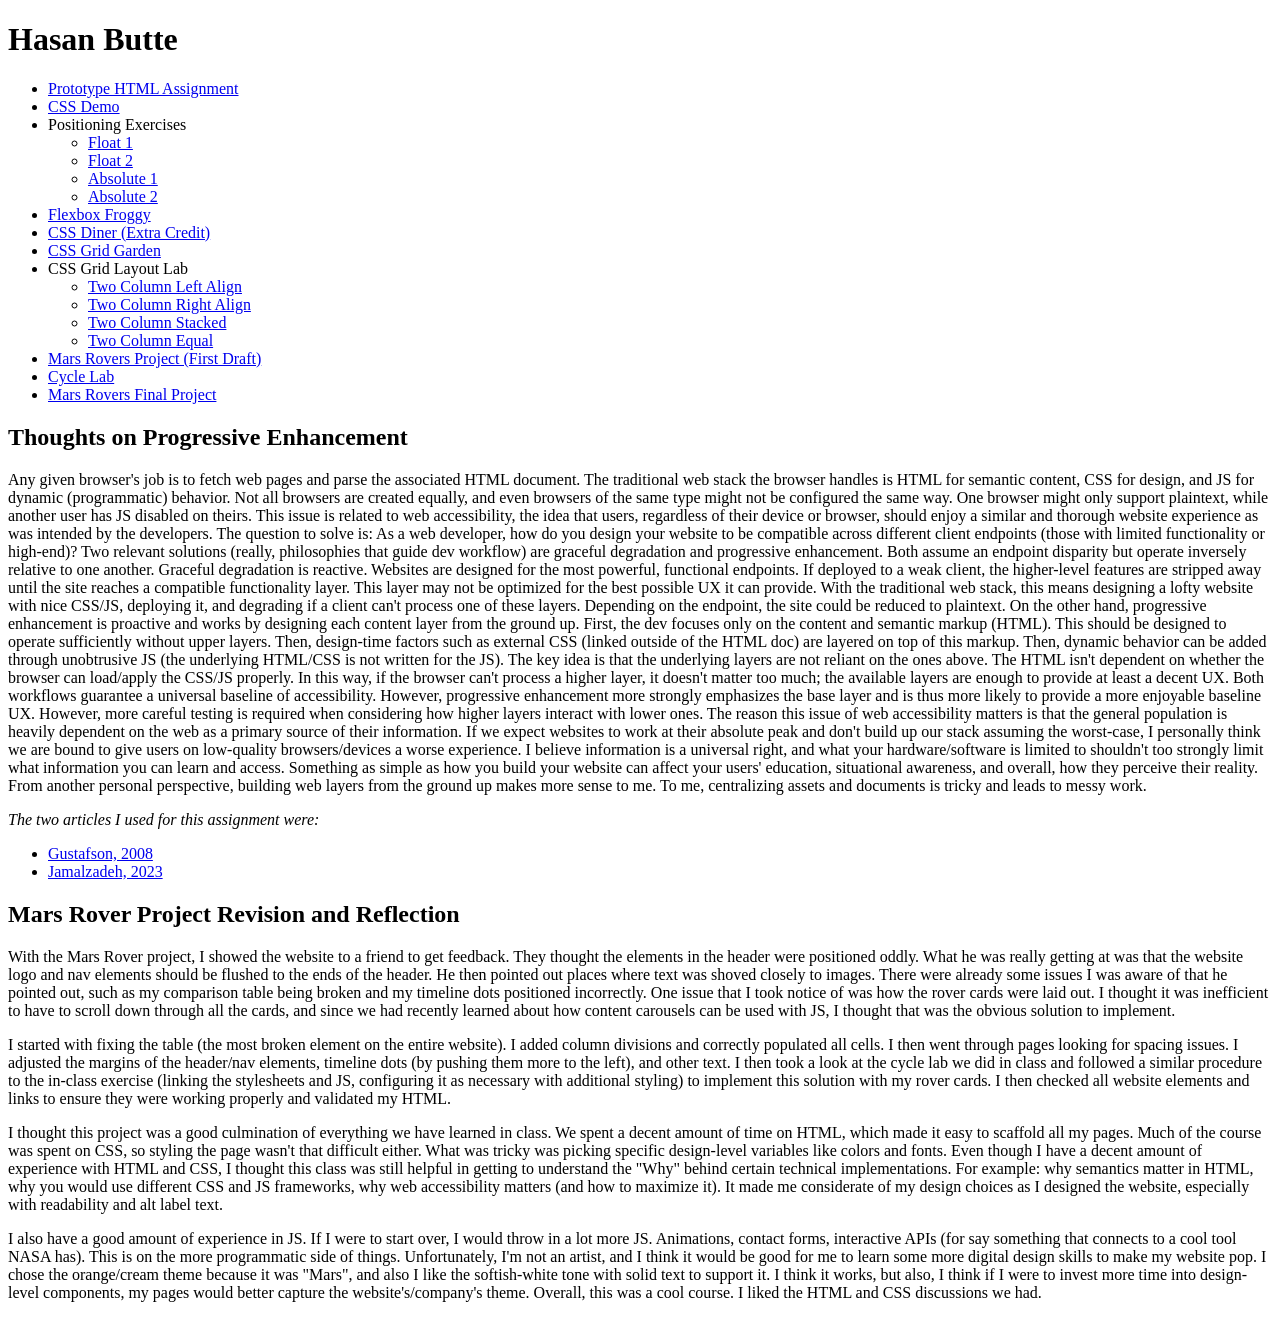
<file: index.html>
<!doctype html>

<html lang="en">
<head>
  <meta charset="utf-8">

  <title>IFSC 1310 | Hasan Butte</title>
  <meta name="description" content="Keyword Rich Description">
  <meta name="author" content="Hasan Butte">

</head>

<body>
  <h1> Hasan Butte </h1>
  <nav> 
    <ul> 
        <li> <a href="assignment1/index.html">Prototype HTML Assignment</a> </li> 
        <li> <a href="css-demo/index.html">CSS Demo</a> </li>
        <li> Positioning Exercises 
          <ul> 
            <li> <a href="positioning-lab/float-1.html"> Float 1 </a> </li>
            <li> <a href="positioning-lab/float-2.html"> Float 2 </a> </li>
            <li> <a href="positioning-lab/absolute-1.html"> Absolute 1 </a> </li>
            <li> <a href="positioning-lab/absolute-2.html"> Absolute 2 </a> </li>
          </ul> 
        </li>
        <li> <a href="assets/img/flexboxfroggy.png"> Flexbox Froggy </a> </li>
        <li> <a href="assets/img/cssdiner.png"> CSS Diner (Extra Credit) </a> </li>
        <li> <a href="assets/img/cssgridgarden.png"> CSS Grid Garden </a> </li>
        <li> CSS Grid Layout Lab
          <ul> 
            <li> <a href="css-grid-lab/grid-two-col-left.html"> Two Column Left Align </a> </li>
            <li> <a href="css-grid-lab/grid-two-col-right.html"> Two Column Right Align </a> </li>
            <li> <a href="css-grid-lab/grid-two-col-stacked.html"> Two Column Stacked </a> </li>
            <li> <a href="css-grid-lab/grid-two-col-equal.html"> Two Column Equal </a> </li>
          </ul> 
        </li>
        <li> <a href="mars-rovers-draft/index.html"> Mars Rovers Project (First Draft) </a> </li>
        <li> <a href="slick-demo/index.html"> Cycle Lab </a> </li>
        <li> <a href="mars-rovers/index.html"> Mars Rovers Final Project </a> </li>
    </ul> 
  </nav>
  <h2> Thoughts on Progressive Enhancement </h2> 
    <p> Any given browser's job is to fetch web pages and parse the associated HTML document. The traditional web stack the browser handles is HTML for semantic content, CSS for design, and JS for dynamic (programmatic) behavior. Not all browsers are created equally, and even browsers 
 of the same type might not be configured the same way. One browser might only support plaintext, while another user has JS disabled on theirs. This issue is related to web accessibility, the idea that users, regardless of their device or browser, should enjoy a similar and thorough website experience as was intended by the developers. The question to solve is: As a web developer, how do you design your website to be compatible across different client endpoints (those with limited functionality or high-end)? Two relevant solutions (really, philosophies that guide dev workflow) are graceful degradation and progressive enhancement. Both assume an endpoint disparity but operate inversely relative to one another. Graceful degradation is reactive. Websites are designed for the most powerful, functional endpoints. If deployed to a weak client, 
 the higher-level features are stripped away until the site reaches a compatible functionality layer. This layer may not be optimized for the best possible UX it can provide. With the traditional web stack, this means designing a lofty website with nice CSS/JS, deploying it, and degrading if a client can't process one of these layers. Depending on the endpoint, the site could be reduced to plaintext. On the other hand, progressive enhancement is proactive and works by designing each content layer
 from the ground up. First, the dev focuses only on the content and semantic markup (HTML). This should be designed to operate sufficiently without upper layers. Then, design-time factors such as external CSS (linked outside of the HTML doc) are layered on top of this markup. Then, dynamic behavior can be added through unobtrusive JS (the underlying HTML/CSS is not written for the JS). The key idea is that the underlying layers are not reliant on the ones above. The HTML isn't dependent
 on whether the browser can load/apply the CSS/JS properly. In this way, if the browser can't process a higher layer, it doesn't matter too much; the available layers are enough to provide at least a decent UX. Both workflows guarantee a universal baseline of accessibility. However, progressive enhancement more strongly emphasizes the base layer and is thus more likely to provide a more enjoyable baseline UX. However, more careful testing is required when considering how higher layers interact with lower ones. The reason this issue of web accessibility matters is that the general population is heavily dependent on the web as a primary source of their information. If we expect websites to work at their absolute peak and don't build up our stack assuming the worst-case, I personally think we are bound to give users on low-quality browsers/devices a worse experience. I believe information is a universal right, and what your hardware/software is limited to shouldn't too strongly limit what information you can learn and access. Something as simple as how you build your website can affect your users' education, situational awareness, and overall, how they perceive their reality. From another personal perspective, building web layers from the ground up makes more sense to me. To me, centralizing assets and documents is tricky and leads to messy work. 
    </p>
    
    <p> <em>The two articles I used for this assignment were:</em> </p>
    <ul> 
      <li> <a href="https://alistapart.com/article/understandingprogressiveenhancement/"> Gustafson, 2008 </a> </li>
      <li> <a href="https://medium.com/design-bootcamp/progressive-enhancement-2788c4006b9a"> Jamalzadeh, 2023 </a> </li>
    </ul>

  <h2>Mars Rover Project Revision and Reflection</h2>
  <p>  With the Mars Rover project, I showed the website to a friend to get feedback. They thought the elements in the header were positioned oddly. What he was really getting at was that the website logo and nav elements should be flushed to the ends of the header. He then pointed out places where text was shoved closely to images. There were already some issues I was aware of that he pointed out, such as my comparison table being broken and my timeline dots positioned incorrectly. One issue that I took notice of was how the rover cards were laid out. I thought it was inefficient to have to scroll down through all the cards, and since we had recently learned about how content carousels can be used with JS, I thought that was the obvious solution to implement. </p>
  <p> I started with fixing the table (the most broken element on the entire website). I added column divisions and correctly populated all cells. I then went through pages looking for spacing issues. I adjusted the margins of the header/nav elements, timeline dots (by pushing them more to the left), and other text. I then took a look at the cycle lab we did in class and followed a similar procedure to the in-class exercise (linking the stylesheets and JS, configuring it as necessary with additional styling) to implement this solution with my rover cards. I then checked all website elements and links to ensure they were working properly and validated my HTML. </p>
  <p> I thought this project was a good culmination of everything we have learned in class. We spent a decent amount of time on HTML, which made it easy to scaffold all my pages. Much of the course was spent on CSS, so styling the page wasn't that difficult either. What was tricky was picking specific design-level variables like colors and fonts. Even though I have a decent amount of experience with HTML and CSS, I thought this class was still helpful in getting to understand the "Why" behind certain technical implementations. For example: why semantics matter in HTML, why you would use different CSS and JS frameworks, why web accessibility matters (and how to maximize it). It made me considerate of my design choices as I designed the website, especially with readability and alt label text. </p>
  <p> I also have a good amount of experience in JS. If I were to start over, I would throw in a lot more JS. Animations, contact forms, interactive APIs (for say something that connects to a cool tool NASA has). This is on the more programmatic side of things. Unfortunately, I'm not an artist, and I think it would be good for me to learn some more digital design skills to make my website pop. I chose the orange/cream theme because it was "Mars", and also I like the softish-white tone with solid text to support it. I think it works, but also, I think if I were to invest more time into design-level components, my pages would better capture the website's/company's theme. Overall, this was a cool course. I liked the HTML and CSS discussions we had. </p>

</body>
</html>
</file>
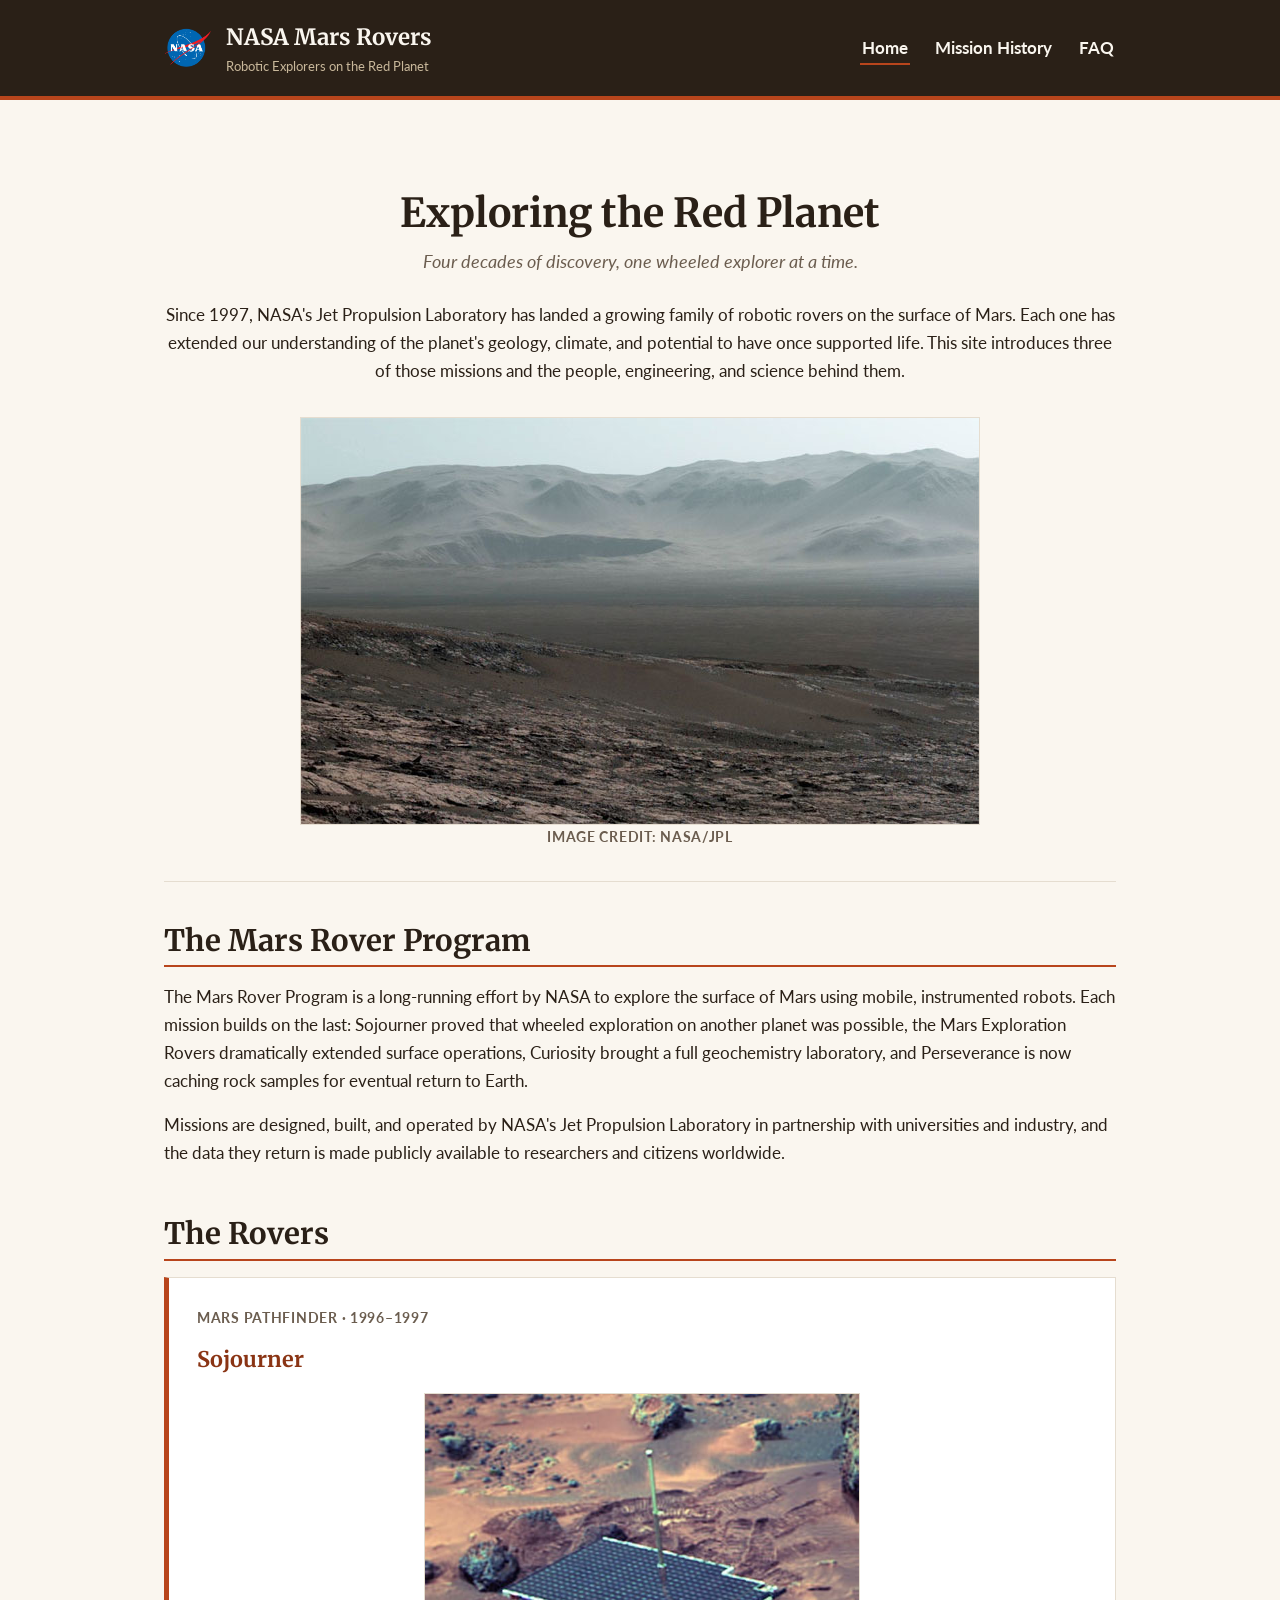
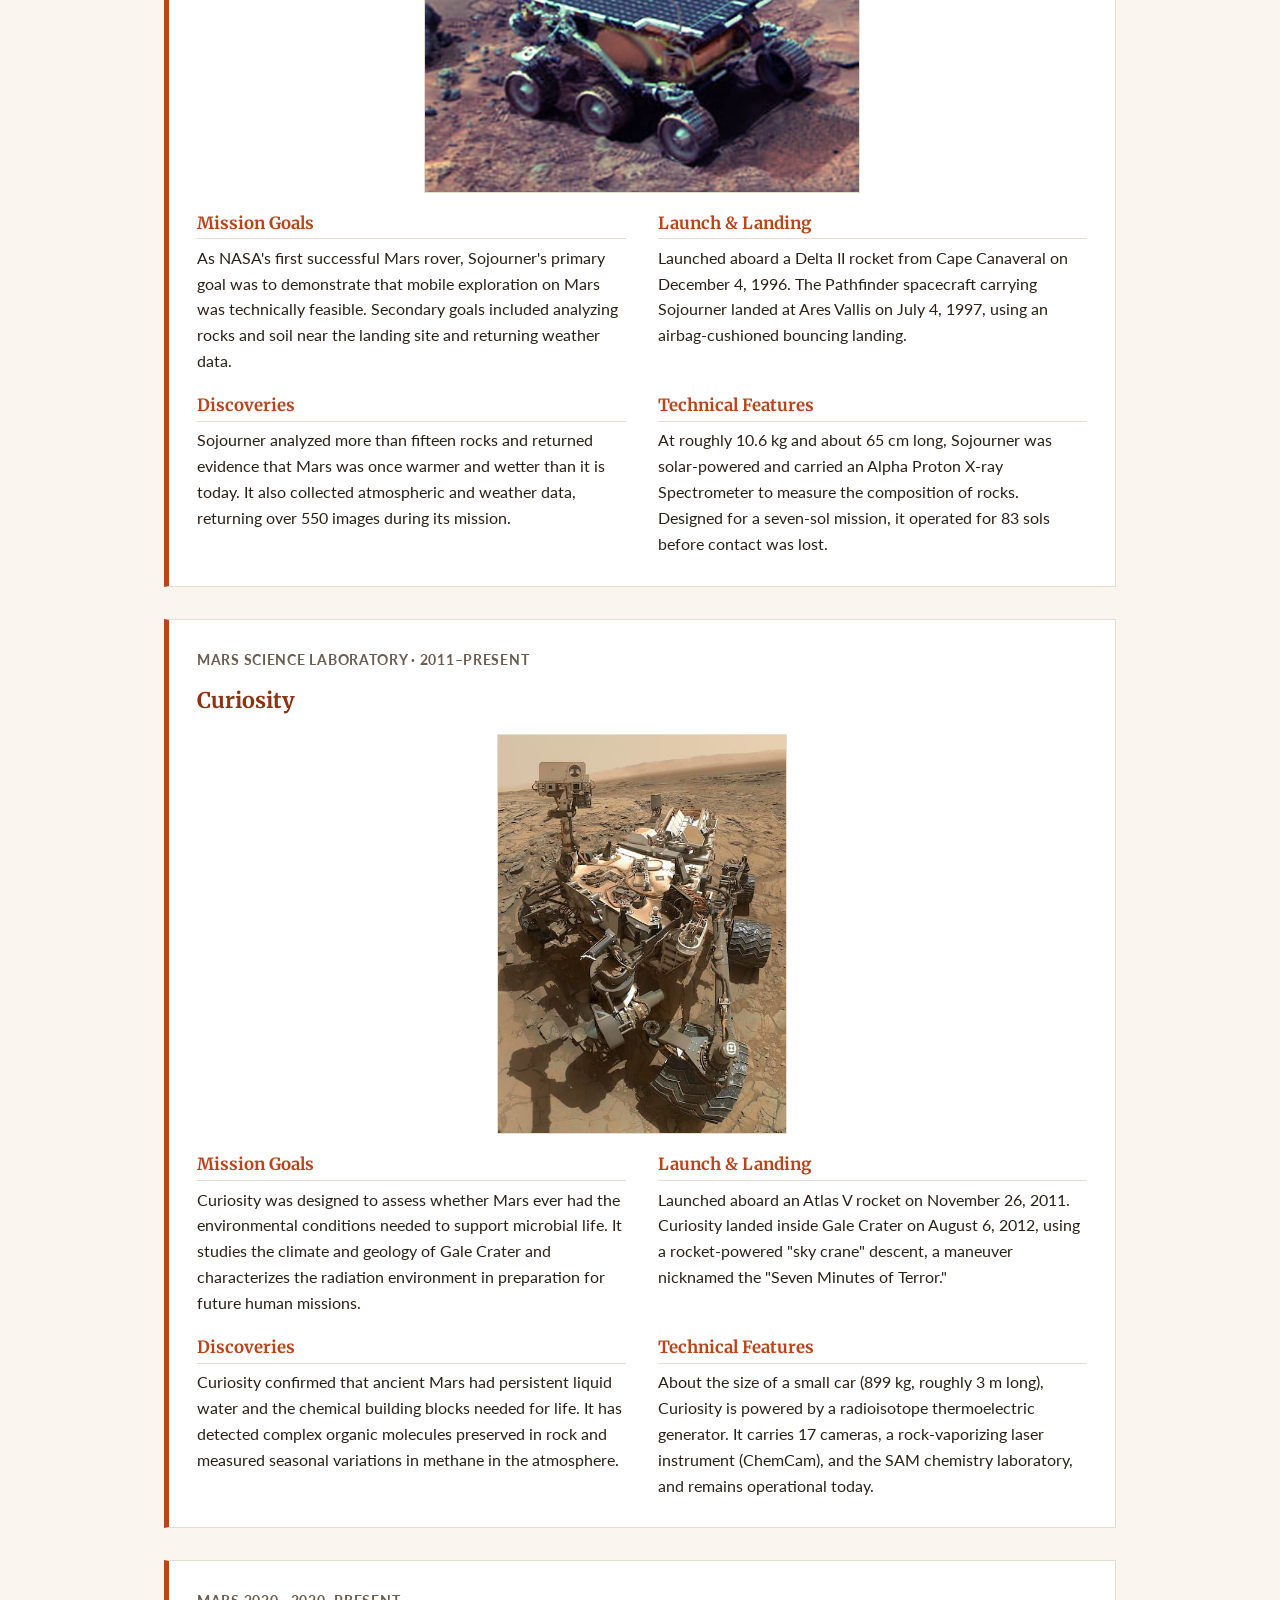
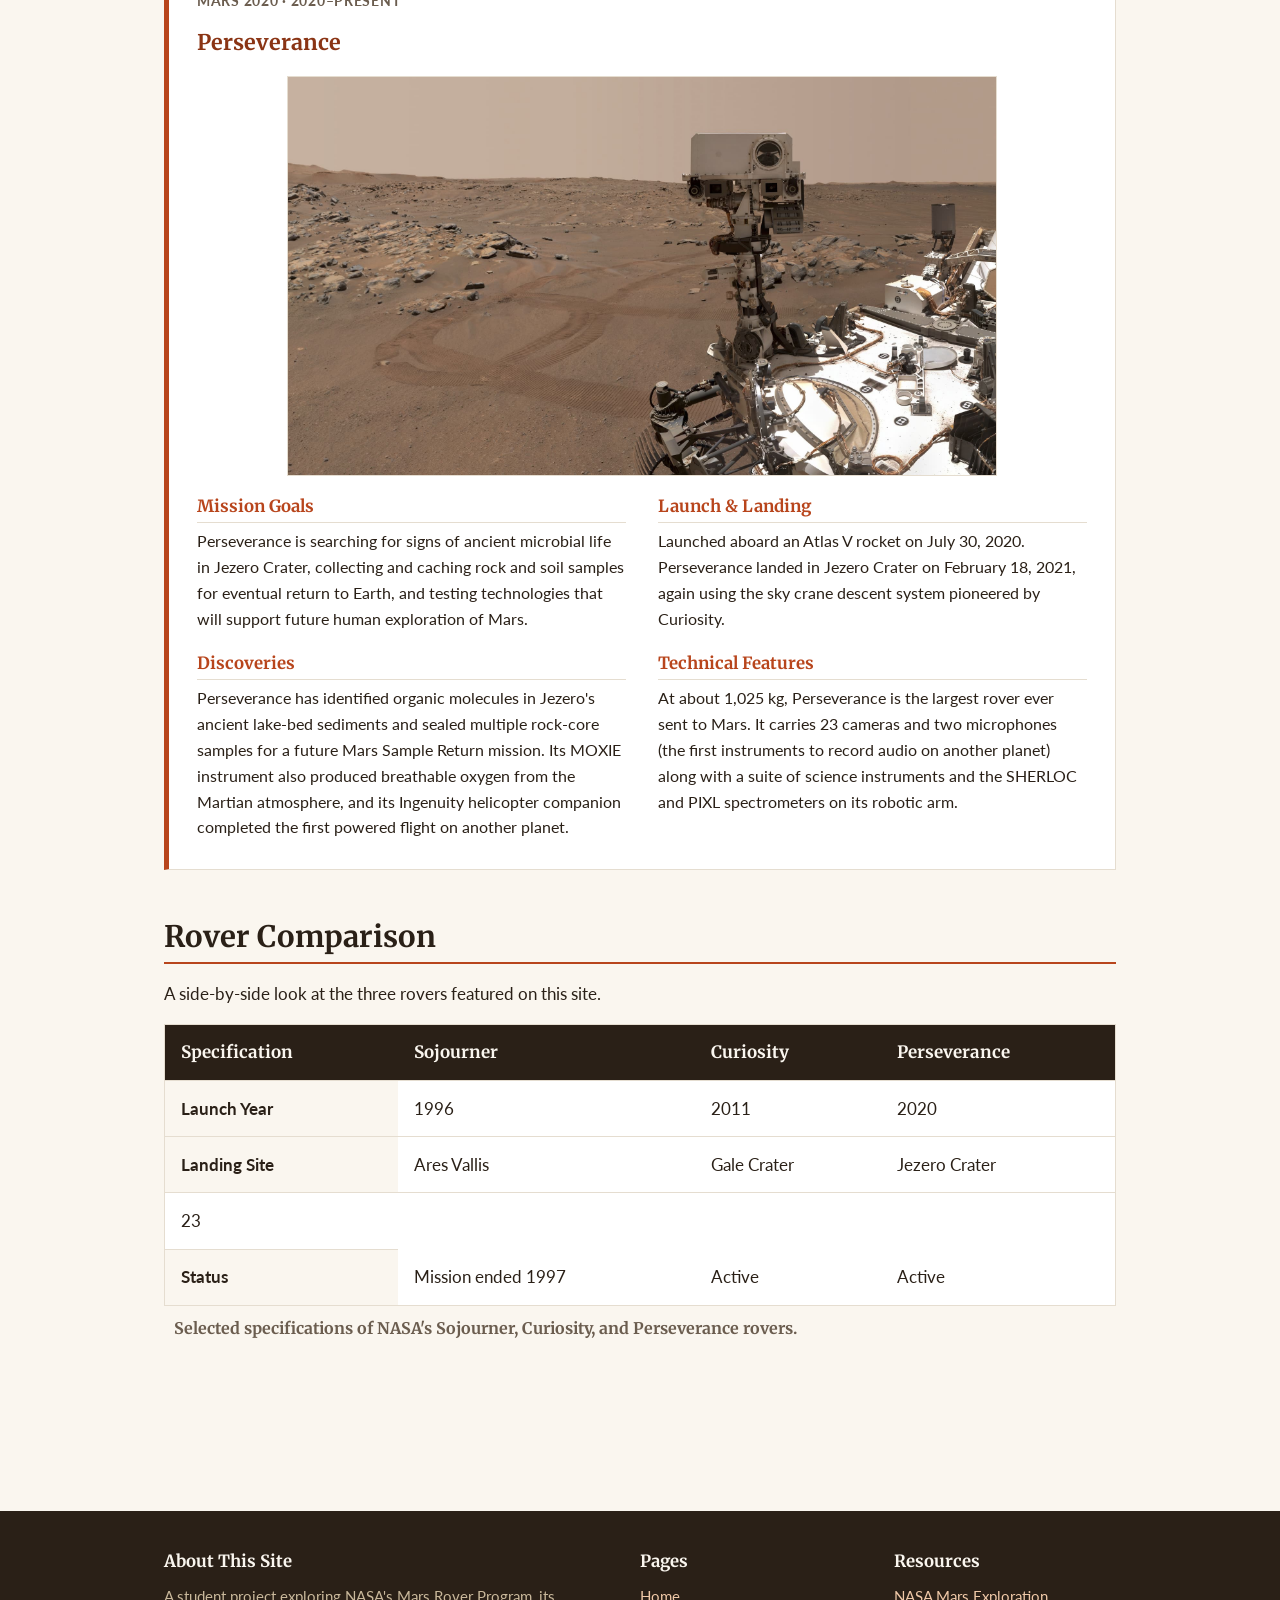
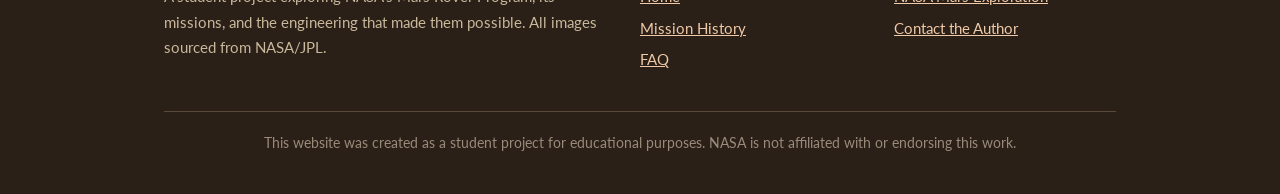
<file: mars-rovers-draft/index.html>
<!DOCTYPE html>
<html lang="en">
<head>
  <meta charset="UTF-8">
  <meta name="viewport" content="width=device-width, initial-scale=1.0">
  <meta name="description" content="An educational overview of NASA's Mars Rover Program, featuring the Sojourner, Curiosity, and Perseverance rovers.">
  <meta name="keywords" content="NASA, Mars, Mars rovers, Sojourner, Curiosity, Perseverance, space exploration, JPL">
  <meta name="robots" content="noindex">
  <title>NASA Mars Rovers: Robotic Explorers on the Red Planet</title>
  <link rel="preconnect" href="https://fonts.googleapis.com">
  <link rel="preconnect" href="https://fonts.gstatic.com" crossorigin>
  <link rel="stylesheet" href="https://fonts.googleapis.com/css2?family=Merriweather:wght@400;700&family=Lato:wght@400;700&display=swap">
  <link rel="stylesheet" href="assets/css/style.css">
</head>
<body>

  <header class="site-header">
    <div class="container">
      <a href="index.html" class="brand">
        <img src="assets/img/nasa-logo.png" alt="NASA logo" class="brand-logo">
        <span class="brand-text">
          <span class="brand-title">NASA Mars Rovers</span>
          <span class="brand-tagline">Robotic Explorers on the Red Planet</span>
        </span>
      </a>
      <nav class="primary-nav" aria-label="Primary">
        <ul>
          <li><a href="index.html" class="active" aria-current="page">Home</a></li>
          <li><a href="history.html">Mission History</a></li>
          <li><a href="faq.html">FAQ</a></li>
        </ul>
      </nav>
    </div>
  </header>

  <main>
    <div class="container">

      <section class="hero" aria-labelledby="hero-heading">
        <h1 id="hero-heading">Exploring the Red Planet</h1>
        <p class="tagline">Four decades of discovery, one wheeled explorer at a time.</p>
        <p>Since 1997, NASA's Jet Propulsion Laboratory has landed a growing family of robotic rovers on the surface of Mars. Each one has extended our understanding of the planet's geology, climate, and potential to have once supported life. This site introduces three of those missions and the people, engineering, and science behind them.</p>
        <figure>
          <img src="assets/img/mars-surface.jpg" alt="A panoramic view of rocky Martian terrain with jagged foreground rocks, a dusty plain in the middle distance, and rolling hills on the horizon under a pale sky." class="hero-image" width="1000" height="500">
          <figcaption class="rover-meta">Image credit: NASA/JPL </figcaption>
        </figure>
      </section>

      <section aria-labelledby="program-heading">
        <h2 id="program-heading">The Mars Rover Program</h2>
        <p>The Mars Rover Program is a long-running effort by NASA to explore the surface of Mars using mobile, instrumented robots. Each mission builds on the last: Sojourner proved that wheeled exploration on another planet was possible, the Mars Exploration Rovers dramatically extended surface operations, Curiosity brought a full geochemistry laboratory, and Perseverance is now caching rock samples for eventual return to Earth.</p>
        <p>Missions are designed, built, and operated by NASA's Jet Propulsion Laboratory in partnership with universities and industry, and the data they return is made publicly available to researchers and citizens worldwide.</p>
      </section>

      <section aria-labelledby="rovers-heading">
        <h2 id="rovers-heading">The Rovers</h2>

        <article class="rover" aria-labelledby="sojourner-heading">
          <header class="rover-header">
            <p class="rover-meta">Mars Pathfinder · 1996–1997</p>
            <h3 id="sojourner-heading">Sojourner</h3>
          </header>
          <img src="assets/img/sojourner.jpg" alt="NASA's Sojourner rover on the Martian surface, showing its flat solar panel, six small wheels, and raised antenna, surrounded by rocks and rover tracks in reddish soil." class="rover-image" width="900" height="560">

          <div class="rover-details">
            <div>
              <h4>Mission Goals</h4>
              <p>As NASA's first successful Mars rover, Sojourner's primary goal was to demonstrate that mobile exploration on Mars was technically feasible. Secondary goals included analyzing rocks and soil near the landing site and returning weather data.</p>
            </div>
            <div>
              <h4>Launch &amp; Landing</h4>
              <p>Launched aboard a Delta II rocket from Cape Canaveral on December 4, 1996. The Pathfinder spacecraft carrying Sojourner landed at Ares Vallis on July 4, 1997, using an airbag-cushioned bouncing landing.</p>
            </div>
            <div>
              <h4>Discoveries</h4>
              <p>Sojourner analyzed more than fifteen rocks and returned evidence that Mars was once warmer and wetter than it is today. It also collected atmospheric and weather data, returning over 550 images during its mission.</p>
            </div>
            <div>
              <h4>Technical Features</h4>
              <p>At roughly 10.6 kg and about 65 cm long, Sojourner was solar-powered and carried an Alpha Proton X-ray Spectrometer to measure the composition of rocks. Designed for a seven-sol mission, it operated for 83 sols before contact was lost.</p>
            </div>
          </div>
        </article>

        <article class="rover" aria-labelledby="curiosity-heading">
          <header class="rover-header">
            <p class="rover-meta">Mars Science Laboratory · 2011–present</p>
            <h3 id="curiosity-heading">Curiosity</h3>
          </header>
          <img src="assets/img/curiosity.jpg" alt="A self-portrait of NASA's Curiosity rover on the Martian surface, showing its camera mast, instrument deck, and zig-zag tread wheels, with rocky terrain and distant hills in the background." class="rover-image" width="900" height="560">

          <div class="rover-details">
            <div>
              <h4>Mission Goals</h4>
              <p>Curiosity was designed to assess whether Mars ever had the environmental conditions needed to support microbial life. It studies the climate and geology of Gale Crater and characterizes the radiation environment in preparation for future human missions.</p>
            </div>
            <div>
              <h4>Launch &amp; Landing</h4>
              <p>Launched aboard an Atlas V rocket on November 26, 2011. Curiosity landed inside Gale Crater on August 6, 2012, using a rocket-powered "sky crane" descent, a maneuver nicknamed the "Seven Minutes of Terror."</p>
            </div>
            <div>
              <h4>Discoveries</h4>
              <p>Curiosity confirmed that ancient Mars had persistent liquid water and the chemical building blocks needed for life. It has detected complex organic molecules preserved in rock and measured seasonal variations in methane in the atmosphere.</p>
            </div>
            <div>
              <h4>Technical Features</h4>
              <p>About the size of a small car (899 kg, roughly 3 m long), Curiosity is powered by a radioisotope thermoelectric generator. It carries 17 cameras, a rock-vaporizing laser instrument (ChemCam), and the SAM chemistry laboratory, and remains operational today.</p>
            </div>
          </div>
        </article>

        <article class="rover" aria-labelledby="perseverance-heading">
          <header class="rover-header">
            <p class="rover-meta">Mars 2020 · 2020–present</p>
            <h3 id="perseverance-heading">Perseverance</h3>
          </header>
          <img src="assets/img/perseverance.jpg" alt="NASA's Perseverance rover photographed on the Martian surface, with its tall camera mast and white instrument deck visible on the right, and rocky terrain with rover tire tracks extending across the plain on the left." class="rover-image" width="900" height="560">

          <div class="rover-details">
            <div>
              <h4>Mission Goals</h4>
              <p>Perseverance is searching for signs of ancient microbial life in Jezero Crater, collecting and caching rock and soil samples for eventual return to Earth, and testing technologies that will support future human exploration of Mars.</p>
            </div>
            <div>
              <h4>Launch &amp; Landing</h4>
              <p>Launched aboard an Atlas V rocket on July 30, 2020. Perseverance landed in Jezero Crater on February 18, 2021, again using the sky crane descent system pioneered by Curiosity.</p>
            </div>
            <div>
              <h4>Discoveries</h4>
              <p>Perseverance has identified organic molecules in Jezero's ancient lake-bed sediments and sealed multiple rock-core samples for a future Mars Sample Return mission. Its MOXIE instrument also produced breathable oxygen from the Martian atmosphere, and its Ingenuity helicopter companion completed the first powered flight on another planet.</p>
            </div>
            <div>
              <h4>Technical Features</h4>
              <p>At about 1,025 kg, Perseverance is the largest rover ever sent to Mars. It carries 23 cameras and two microphones (the first instruments to record audio on another planet) along with a suite of science instruments and the SHERLOC and PIXL spectrometers on its robotic arm.</p>
            </div>
          </div>
        </article>
      </section>

      <section aria-labelledby="compare-heading">
        <h2 id="compare-heading">Rover Comparison</h2>
        <p>A side-by-side look at the three rovers featured on this site.</p>
        <table class="comparison-table">
          <caption>Selected specifications of NASA's Sojourner, Curiosity, and Perseverance rovers.</caption>
          <thead>
            <tr>
              <th scope="col">Specification</th>
              <th scope="col">Sojourner</th>
              <th scope="col">Curiosity</th>
              <th scope="col">Perseverance</th>
            </tr>
          </thead>
          <tbody>
            <tr>
              <th scope="row">Launch Year</th>
              <td>1996</td>
              <td>2011</td>
              <td>2020</td>
            </tr>
            <tr>
              <th scope="row">Landing Site</th>
              <td>Ares Vallis</td>
              <td>Gale Crater</td>
              <td>Jezero Crater</td>
            </tr>
              <td>23</td>
            </tr>
            <tr>
              <th scope="row">Status</th>
              <td>Mission ended 1997</td>
              <td>Active</td>
              <td>Active</td>
            </tr>
          </tbody>
        </table>
      </section>

    </div>
  </main>

  <footer class="site-footer">
    <div class="container">
      <div class="footer-grid">
        <div>
          <h3>About This Site</h3>
          <p>A student project exploring NASA's Mars Rover Program, its missions, and the engineering that made them possible. All images sourced from NASA/JPL. </p>
        </div>
        <nav aria-label="Footer">
          <h3>Pages</h3>
          <ul>
            <li><a href="index.html">Home</a></li>
            <li><a href="history.html">Mission History</a></li>
            <li><a href="faq.html">FAQ</a></li>
          </ul>
        </nav>
        <div>
          <h3>Resources</h3>
          <ul>
            <li><a href="https://mars.nasa.gov/" rel="external noopener" target="_blank">NASA Mars Exploration</a></li>
            <li><a href="mailto:hqbutte@ualr.edu">Contact the Author</a></li>
          </ul>
        </div>
      </div>
      <p class="footer-disclaimer">This website was created as a student project for educational purposes. NASA is not affiliated with or endorsing this work.</p>
    </div>
  </footer>

</body>
</html>
</file>
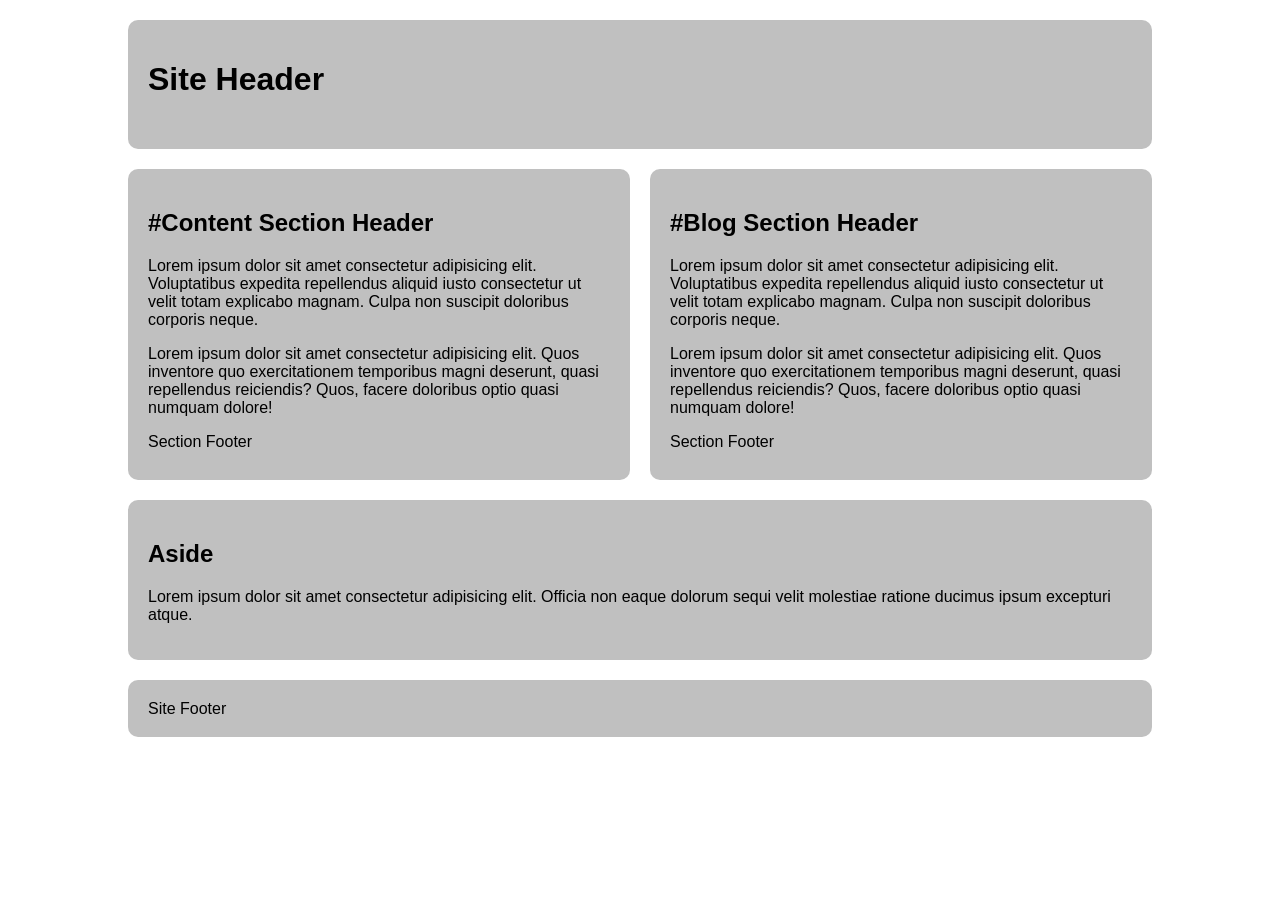
<file: css-grid-lab/grid-two-col-equal.html>
<!DOCTYPE html>
<html lang="en">

<head>
  <meta charset="UTF-8">
  <meta name="viewport" content="width=device-width, initial-scale=1.0">
  <title>CSS Grid Demo</title>
  <style>
    /*  ---------------Box Sizing-----------------  */
    html {
      box-sizing: border-box;
    }

    *,
    *:before,
    *:after {
      box-sizing: inherit;
    }

    /* Starter */
    main>* {
      font-family: Avenir, Montserrat, Corbel, "URW Gothic", source-sans-pro,
        sans-serif;
      font-weight: normal;
      background-color: #c0c0c0;
      border-radius: 10px;
      padding: 20px;
    }

    main {
      display: grid;
      grid-template: 18% 2fr 1fr 8% / 1fr 1fr;
      grid-template-areas: 
        "header header" 
        "scontent blog"
        "sidebar sidebar"
        "footer footer";
      gap: 20px;
      max-width: 80vw;
      margin: 20px auto;
    }

    header.primary {grid-area: header;}
    aside {grid-area: sidebar;}
    #content {grid-area: scontent;}
    #blog {grid-area: blog;}
    footer.primary {grid-area: footer;}

  </style>

</head>

<body>
  <main>
    <header class="primary">
      <h1>Site Header</h1>
    </header>
    <section id="content">
      <header>
        <h2>#Content Section Header</h2>
      </header>
      <p>Lorem ipsum dolor sit amet consectetur adipisicing elit. Voluptatibus expedita repellendus aliquid iusto consectetur ut velit totam explicabo magnam. Culpa non suscipit doloribus corporis neque.</p>
      <p>
        Lorem ipsum dolor sit amet consectetur adipisicing elit. Quos inventore quo exercitationem temporibus magni deserunt, quasi repellendus reiciendis? Quos, facere doloribus optio quasi numquam dolore!</p>
      <footer>Section Footer</footer>
    </section>
    <section id="blog">
      <header>
        <h2>#Blog Section Header</h2>
      </header>
      <p>Lorem ipsum dolor sit amet consectetur adipisicing elit. Voluptatibus expedita repellendus aliquid iusto consectetur ut velit totam explicabo magnam. Culpa non suscipit doloribus corporis neque.</p>
      <p>
        Lorem ipsum dolor sit amet consectetur adipisicing elit. Quos inventore quo exercitationem temporibus magni deserunt, quasi repellendus reiciendis? Quos, facere doloribus optio quasi numquam dolore!</p>
      <footer>Section Footer</footer>
    </section>
    <aside>
      <h2>Aside</h2>
      <p>Lorem ipsum dolor sit amet consectetur adipisicing elit. Officia non eaque dolorum sequi velit molestiae ratione ducimus ipsum excepturi atque.</p>
    </aside>
    <footer class="primary">Site Footer</footer>
  </main>
</body>

</html>
</file>
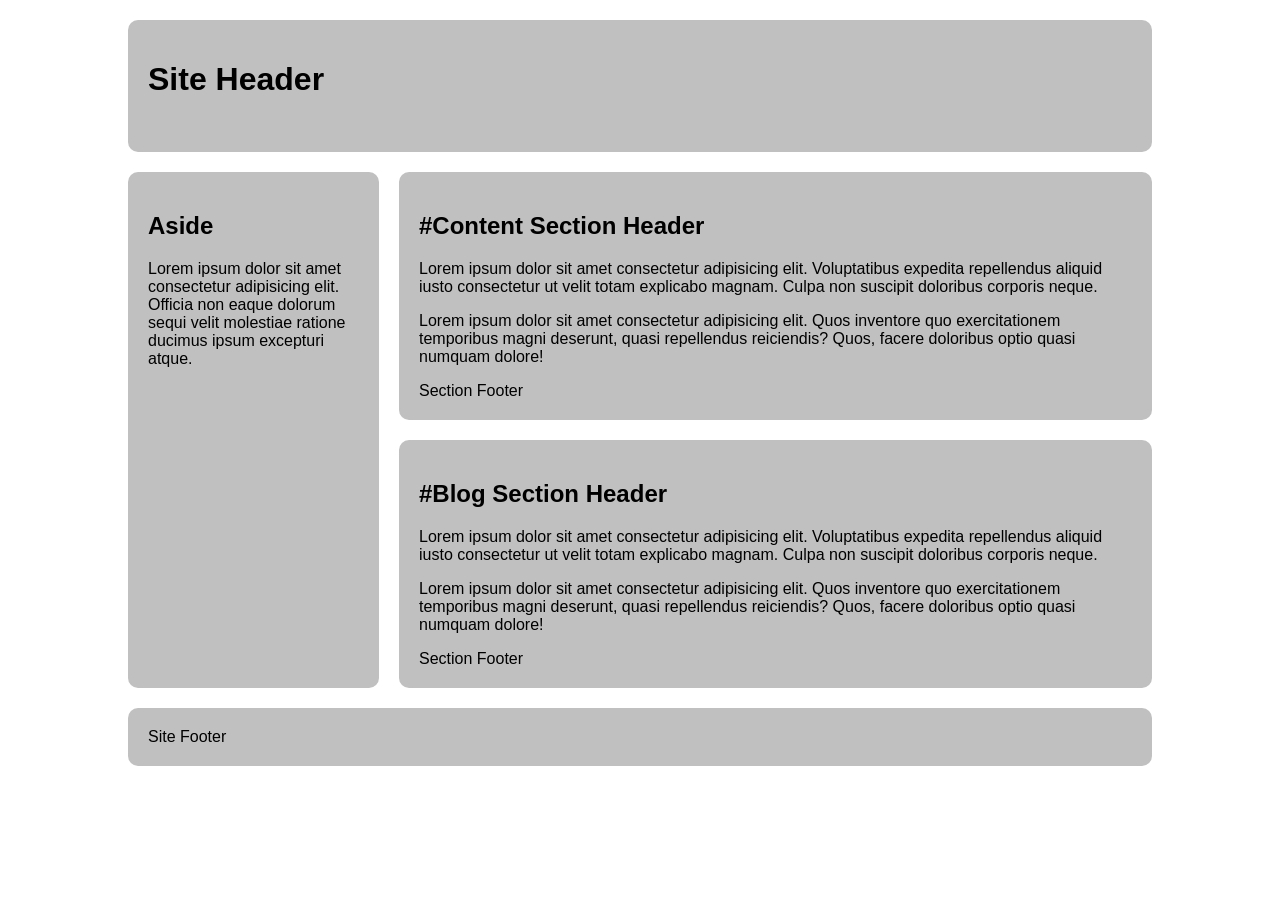
<file: css-grid-lab/grid-two-col-left.html>
<!DOCTYPE html>
<html lang="en">

<head>
  <meta charset="UTF-8">
  <meta name="viewport" content="width=device-width, initial-scale=1.0">
  <title>CSS Grid Demo</title>
  <style>
    /*  ---------------Box Sizing-----------------  */
    html {
      box-sizing: border-box;
    }

    *,
    *:before,
    *:after {
      box-sizing: inherit;
    }

    /* Starter */
    main>* {
      font-family: Avenir, Montserrat, Corbel, "URW Gothic", source-sans-pro,
        sans-serif;
      font-weight: normal;
      background-color: #c0c0c0;
      border-radius: 10px;
      padding: 20px;
    }

    main {
      display: grid;
      grid-template: 18% 1fr 1fr 8% / 1fr 3fr;
      grid-template-areas: 
        "header header" 
        "sidebar scontent"
        "sidebar blog"
        "footer footer";
      gap: 20px;
      max-width: 80vw;
      margin: 20px auto;
    }

    header.primary {grid-area: header;}
    aside {grid-area: sidebar;}
    #content {grid-area: scontent;}
    #blog {grid-area: blog;}
    footer.primary {grid-area: footer;}


  </style>

</head>

<body>
  <main>
    <header class="primary">
      <h1>Site Header</h1>
    </header>
    <section d="content">
      <header>
        <h2>#Content Section Header</h2>
      </header>
      <p>Lorem ipsum dolor sit amet consectetur adipisicing elit. Voluptatibus expedita repellendus aliquid iusto consectetur ut velit totam explicabo magnam. Culpa non suscipit doloribus corporis neque.</p>
      <p>
        Lorem ipsum dolor sit amet consectetur adipisicing elit. Quos inventore quo exercitationem temporibus magni deserunt, quasi repellendus reiciendis? Quos, facere doloribus optio quasi numquam dolore!</p>
      <footer>Section Footer</footer>
    </section>
    <section id="blog">
      <header>
        <h2>#Blog Section Header</h2>
      </header>
      <p>Lorem ipsum dolor sit amet consectetur adipisicing elit. Voluptatibus expedita repellendus aliquid iusto consectetur ut velit totam explicabo magnam. Culpa non suscipit doloribus corporis neque.</p>
      <p>
        Lorem ipsum dolor sit amet consectetur adipisicing elit. Quos inventore quo exercitationem temporibus magni deserunt, quasi repellendus reiciendis? Quos, facere doloribus optio quasi numquam dolore!</p>
      <footer>Section Footer</footer>
    </section>
    <aside>
      <h2>Aside</h2>
      <p>Lorem ipsum dolor sit amet consectetur adipisicing elit. Officia non eaque dolorum sequi velit molestiae ratione ducimus ipsum excepturi atque.</p>
    </aside>
    <footer class="primary">Site Footer</footer>
  </main>
</body>

</html>
</file>
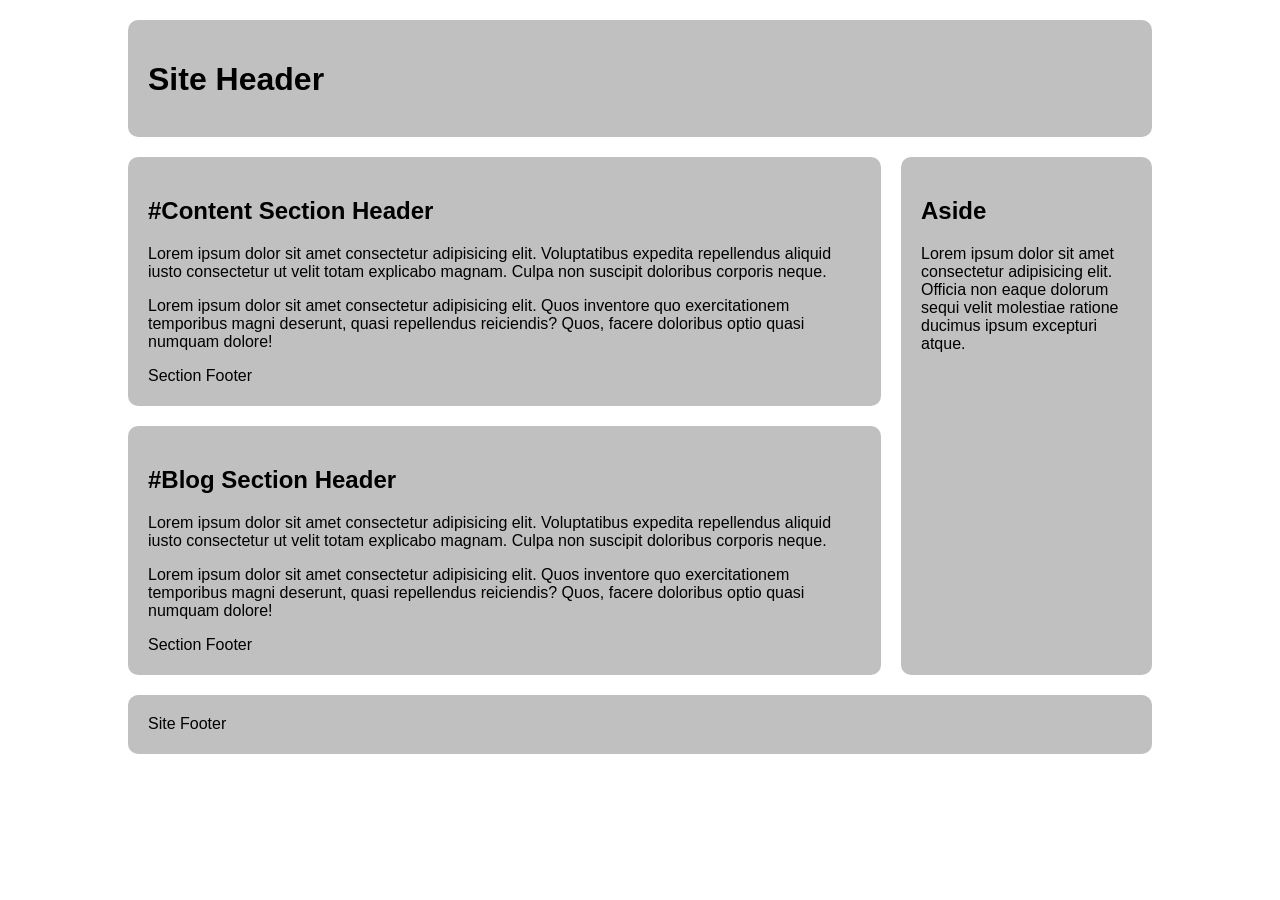
<file: css-grid-lab/grid-two-col-right.html>
<!DOCTYPE html>
<html lang="en">

<head>
  <meta charset="UTF-8">
  <meta name="viewport" content="width=device-width, initial-scale=1.0">
  <title>CSS Grid Demo</title>
  <style>
    /*  ---------------Box Sizing-----------------  */
    html {
      box-sizing: border-box;
    }

    *,
    *:before,
    *:after {
      box-sizing: inherit;
    }

    /* Starter */
    main>* {
      font-family: Avenir, Montserrat, Corbel, "URW Gothic", source-sans-pro,
        sans-serif;
      font-weight: normal;
      background-color: #c0c0c0;
      border-radius: 10px;
      padding: 20px;
    }

    main {
      display: grid;
      grid-template: 16% 1fr 1fr 8% / 3fr 1fr;
      grid-template-areas: 
        "header header" 
        "scontent sidebar"
        "blog sidebar"
        "footer footer";
      gap: 20px;
      max-width: 80vw;
      margin: 20px auto;
    }

    header.primary {grid-area: header;}
    aside {grid-area: sidebar;}
    #content {grid-area: scontent;}
    #blog {grid-area: blog;}
    footer.primary {grid-area: footer;}

  </style>

</head>

<body>
  <main>
    <header class="primary">
      <h1>Site Header</h1>
    </header>
    <section id="content">
      <header>
        <h2>#Content Section Header</h2>
      </header>
      <p>Lorem ipsum dolor sit amet consectetur adipisicing elit. Voluptatibus expedita repellendus aliquid iusto consectetur ut velit totam explicabo magnam. Culpa non suscipit doloribus corporis neque.</p>
      <p>
        Lorem ipsum dolor sit amet consectetur adipisicing elit. Quos inventore quo exercitationem temporibus magni deserunt, quasi repellendus reiciendis? Quos, facere doloribus optio quasi numquam dolore!</p>
      <footer>Section Footer</footer>
    </section>
    <section id="blog">
      <header>
        <h2>#Blog Section Header</h2>
      </header>
      <p>Lorem ipsum dolor sit amet consectetur adipisicing elit. Voluptatibus expedita repellendus aliquid iusto consectetur ut velit totam explicabo magnam. Culpa non suscipit doloribus corporis neque.</p>
      <p>
        Lorem ipsum dolor sit amet consectetur adipisicing elit. Quos inventore quo exercitationem temporibus magni deserunt, quasi repellendus reiciendis? Quos, facere doloribus optio quasi numquam dolore!</p>
      <footer>Section Footer</footer>
    </section>
    <aside>
      <h2>Aside</h2>
      <p>Lorem ipsum dolor sit amet consectetur adipisicing elit. Officia non eaque dolorum sequi velit molestiae ratione ducimus ipsum excepturi atque.</p>
    </aside>
    <footer class="primary">Site Footer</footer>
  </main>
</body>

</html>
</file>
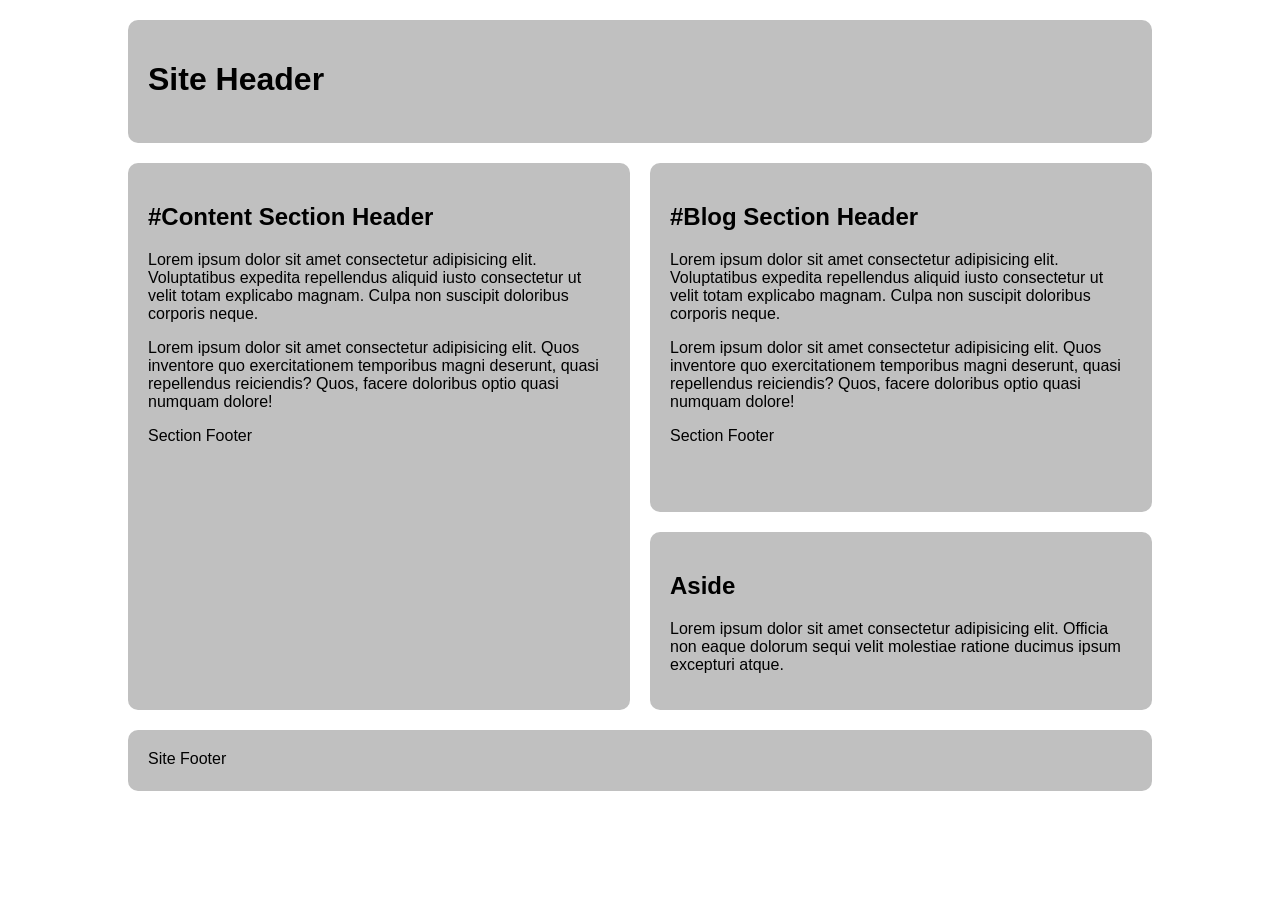
<file: css-grid-lab/grid-two-col-stacked.html>
<!DOCTYPE html>
<html lang="en">

<head>
  <meta charset="UTF-8">
  <meta name="viewport" content="width=device-width, initial-scale=1.0">
  <title>CSS Grid Demo</title>
  <style>
    /*  ---------------Box Sizing-----------------  */
    html {
      box-sizing: border-box;
    }

    *,
    *:before,
    *:after {
      box-sizing: inherit;
    }

    /* Starter */
    main>* {
      font-family: Avenir, Montserrat, Corbel, "URW Gothic", source-sans-pro,
        sans-serif;
      font-weight: normal;
      background-color: #c0c0c0;
      border-radius: 10px;
      padding: 20px;
    }

    main {
      display: grid;
      grid-template: 16% 2fr 1fr 8% / 1fr 1fr;
      grid-template-areas: 
        "header header" 
        "scontent blog"
        "scontent sidebar"
        "footer footer";
      gap: 20px;
      max-width: 80vw;
      margin: 20px auto;
    }

    header.primary {grid-area: header;}
    aside {grid-area: sidebar;}
    #content {grid-area: scontent;}
    #blog {grid-area: blog;}
    footer.primary {grid-area: footer;}

  </style>

</head>

<body>
  <main>
    <header class="primary">
      <h1>Site Header</h1>
    </header>
    <section id="content">
      <header>
        <h2>#Content Section Header</h2>
      </header>
      <p>Lorem ipsum dolor sit amet consectetur adipisicing elit. Voluptatibus expedita repellendus aliquid iusto consectetur ut velit totam explicabo magnam. Culpa non suscipit doloribus corporis neque.</p>
      <p>
        Lorem ipsum dolor sit amet consectetur adipisicing elit. Quos inventore quo exercitationem temporibus magni deserunt, quasi repellendus reiciendis? Quos, facere doloribus optio quasi numquam dolore!</p>
      <footer>Section Footer</footer>
    </section>
    <section id="blog">
      <header>
        <h2>#Blog Section Header</h2>
      </header>
      <p>Lorem ipsum dolor sit amet consectetur adipisicing elit. Voluptatibus expedita repellendus aliquid iusto consectetur ut velit totam explicabo magnam. Culpa non suscipit doloribus corporis neque.</p>
      <p>
        Lorem ipsum dolor sit amet consectetur adipisicing elit. Quos inventore quo exercitationem temporibus magni deserunt, quasi repellendus reiciendis? Quos, facere doloribus optio quasi numquam dolore!</p>
      <footer>Section Footer</footer>
    </section>
    <aside>
      <h2>Aside</h2>
      <p>Lorem ipsum dolor sit amet consectetur adipisicing elit. Officia non eaque dolorum sequi velit molestiae ratione ducimus ipsum excepturi atque.</p>
    </aside>
    <footer class="primary">Site Footer</footer>
  </main>
</body>

</html>
</file>
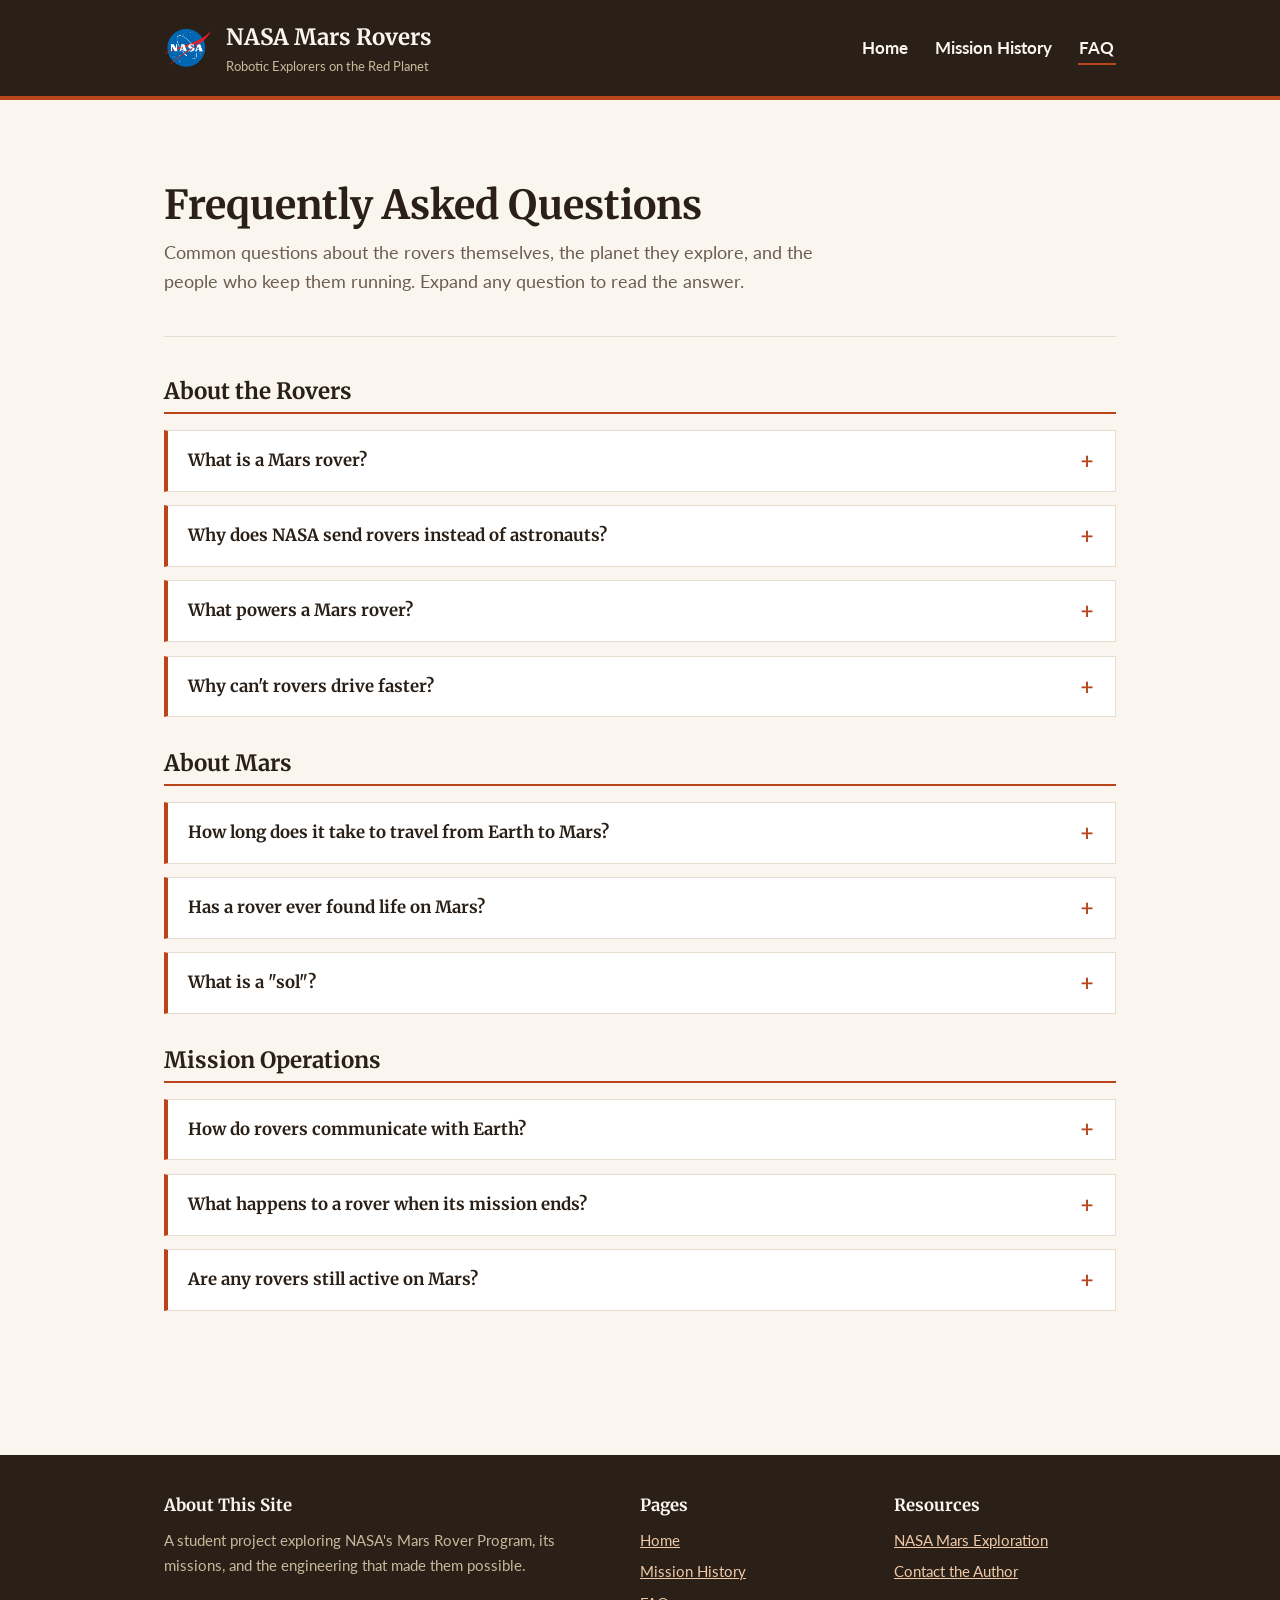
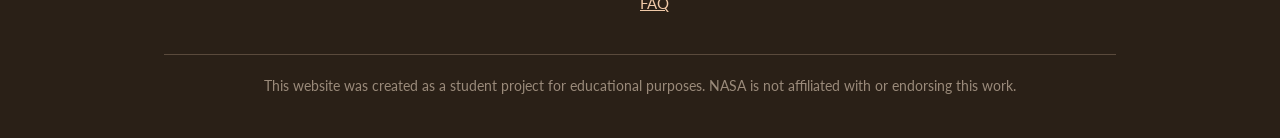
<file: mars-rovers-draft/faq.html>
<!DOCTYPE html>
<html lang="en">
<head>
  <meta charset="UTF-8">
  <meta name="viewport" content="width=device-width, initial-scale=1.0">
  <meta name="description" content="Frequently asked questions about NASA's Mars rovers, their missions, and the planet Mars itself.">
  <meta name="keywords" content="NASA, Mars, Mars rovers, FAQ, questions, Sojourner, Curiosity, Perseverance, space exploration">
  <meta name="robots" content="noindex">
  <title>FAQ — NASA Mars Rovers</title>
  <link rel="preconnect" href="https://fonts.googleapis.com">
  <link rel="preconnect" href="https://fonts.gstatic.com" crossorigin>
  <link rel="stylesheet" href="https://fonts.googleapis.com/css2?family=Merriweather:wght@400;700&family=Lato:wght@400;700&display=swap">
  <link rel="stylesheet" href="assets/css/style.css">
</head>
<body>

  <header class="site-header">
    <div class="container">
      <a href="index.html" class="brand">
        <img src="assets/img/nasa-logo.png" alt="NASA logo" class="brand-logo">
        <span class="brand-text">
          <span class="brand-title">NASA Mars Rovers</span>
          <span class="brand-tagline">Robotic Explorers on the Red Planet</span>
        </span>
      </a>
      <nav class="primary-nav" aria-label="Primary">
        <ul>
          <li><a href="index.html">Home</a></li>
          <li><a href="history.html">Mission History</a></li>
          <li><a href="faq.html" class="active" aria-current="page">FAQ</a></li>
        </ul>
      </nav>
    </div>
  </header>

  <main>
    <div class="container">

      <section class="page-intro" aria-labelledby="intro-heading">
        <h1 id="intro-heading">Frequently Asked Questions</h1>
        <p>Common questions about the rovers themselves, the planet they explore, and the people who keep them running. Expand any question to read the answer.</p>
      </section>

      <section class="faq-group" aria-labelledby="about-rovers-heading">
        <h2 id="about-rovers-heading">About the Rovers</h2>
        <!--Found this from: https://www.w3schools.com/TAGs/tag_summary.asp  -->
        <details class="faq-item">
          <summary>What is a Mars rover?</summary>
          <div class="faq-answer">
            <p>A Mars rover is a robotic, wheeled vehicle designed to travel across the Martian surface. Unlike stationary landers, rovers can drive to new sites, examine rocks and soil with onboard instruments, and return images and data over months or years of operation.</p>
          </div>
        </details>

        <details class="faq-item">
          <summary>Why does NASA send rovers instead of astronauts?</summary>
          <div class="faq-answer">
            <p>Sending robots is significantly cheaper, safer, and faster than sending people. A rover doesn't need food, air, or return transportation, and it can be designed to survive radiation and extreme temperatures that would be hazardous to humans. Robotic missions also help scout and prepare for future human exploration.</p>
          </div>
        </details>

        <details class="faq-item">
          <summary>What powers a Mars rover?</summary>
          <div class="faq-answer">
            <p>It depends on the rover. Early rovers like Sojourner used solar panels, which work well but are affected by dust and winter sunlight. Larger rovers like Curiosity and Perseverance use a radioisotope thermoelectric generator (RTG), which produces electricity from the natural decay of plutonium-238 and operates reliably day and night, in any season.</p>
          </div>
        </details>

        <details class="faq-item">
          <summary>Why can't rovers drive faster?</summary>
          <div class="faq-answer">
            <p>Rovers drive slowly, typically well under 0.2 km per hour, to protect their expensive instruments from rocks, slopes, and soft sand. Drivers on Earth also need time to plan each route from images, and communication delays of 5 to 20 minutes each way mean rovers can't be steered in real time.</p>
          </div>
        </details>
      </section>

      <section class="faq-group" aria-labelledby="about-mars-heading">
        <h2 id="about-mars-heading">About Mars</h2>

        <details class="faq-item">
          <summary>How long does it take to travel from Earth to Mars?</summary>
          <div class="faq-answer">
            <p>Typical transfer orbits take about six to nine months, depending on the relative positions of Earth and Mars at launch. Launches are usually timed to windows that occur roughly every 26 months, when the two planets are best aligned for an efficient trajectory.</p>
          </div>
        </details>

        <details class="faq-item">
          <summary>Has a rover ever found life on Mars?</summary>
          <div class="faq-answer">
            <p>No. However, rovers have found strong evidence that ancient Mars had the conditions needed to support microbial life, including liquid water, a stable climate over long periods, and the chemical building blocks of life. Perseverance is collecting samples that could one day be returned to Earth for more detailed analysis.</p>
          </div>
        </details>

        <details class="faq-item">
          <summary>What is a "sol"?</summary>
          <div class="faq-answer">
            <p>A sol is a Martian day, measured from one solar noon to the next. A sol lasts about 24 hours, 39 minutes, and 35 seconds, just slightly longer than an Earth day. Mission teams often work on "Mars time" during the early phase of a mission, shifting their schedules to match.</p>
          </div>
        </details>
      </section>

      <section class="faq-group" aria-labelledby="operations-heading">
        <h2 id="operations-heading">Mission Operations</h2>

        <details class="faq-item">
          <summary>How do rovers communicate with Earth?</summary>
          <div class="faq-answer">
            <p>Rovers send most of their data through orbiters like the Mars Reconnaissance Orbiter, which relay signals to NASA's Deep Space Network of radio antennas on Earth. They can also communicate directly, though at much slower data rates.</p>
          </div>
        </details>

        <details class="faq-item">
          <summary>What happens to a rover when its mission ends?</summary>
          <div class="faq-answer">
            <p>Rovers typically stop operating when power is lost, communications fail, or a critical system wears out. Once silent, they remain where they are on the surface. Sites like Pathfinder's landing area have been officially renamed, for example, to "Carl Sagan Memorial Station."</p>
          </div>
        </details>

        <details class="faq-item">
          <summary>Are any rovers still active on Mars?</summary>
          <div class="faq-answer">
            <p>Yes. As of today, both Curiosity and Perseverance continue to operate on the Martian surface, returning images and scientific data. Their missions have each been extended well beyond their original planned lifetimes.</p>
          </div>
        </details>
      </section>

    </div>
  </main>

  <footer class="site-footer">
    <div class="container">
      <div class="footer-grid">
        <div>
          <h3>About This Site</h3>
          <p>A student project exploring NASA's Mars Rover Program, its missions, and the engineering that made them possible.</p>
        </div>
        <nav aria-label="Footer">
          <h3>Pages</h3>
          <ul>
            <li><a href="index.html">Home</a></li>
            <li><a href="history.html">Mission History</a></li>
            <li><a href="faq.html">FAQ</a></li>
          </ul>
        </nav>
        <div>
          <h3>Resources</h3>
          <ul>
            <li><a href="https://mars.nasa.gov/" rel="external noopener" target="_blank">NASA Mars Exploration</a></li>
            <li><a href="mailto:hqbutte@ualr.edu">Contact the Author</a></li>
          </ul>
        </div>
      </div>
      <p class="footer-disclaimer">This website was created as a student project for educational purposes. NASA is not affiliated with or endorsing this work.</p>
    </div>
  </footer>

</body>
</html>
</file>
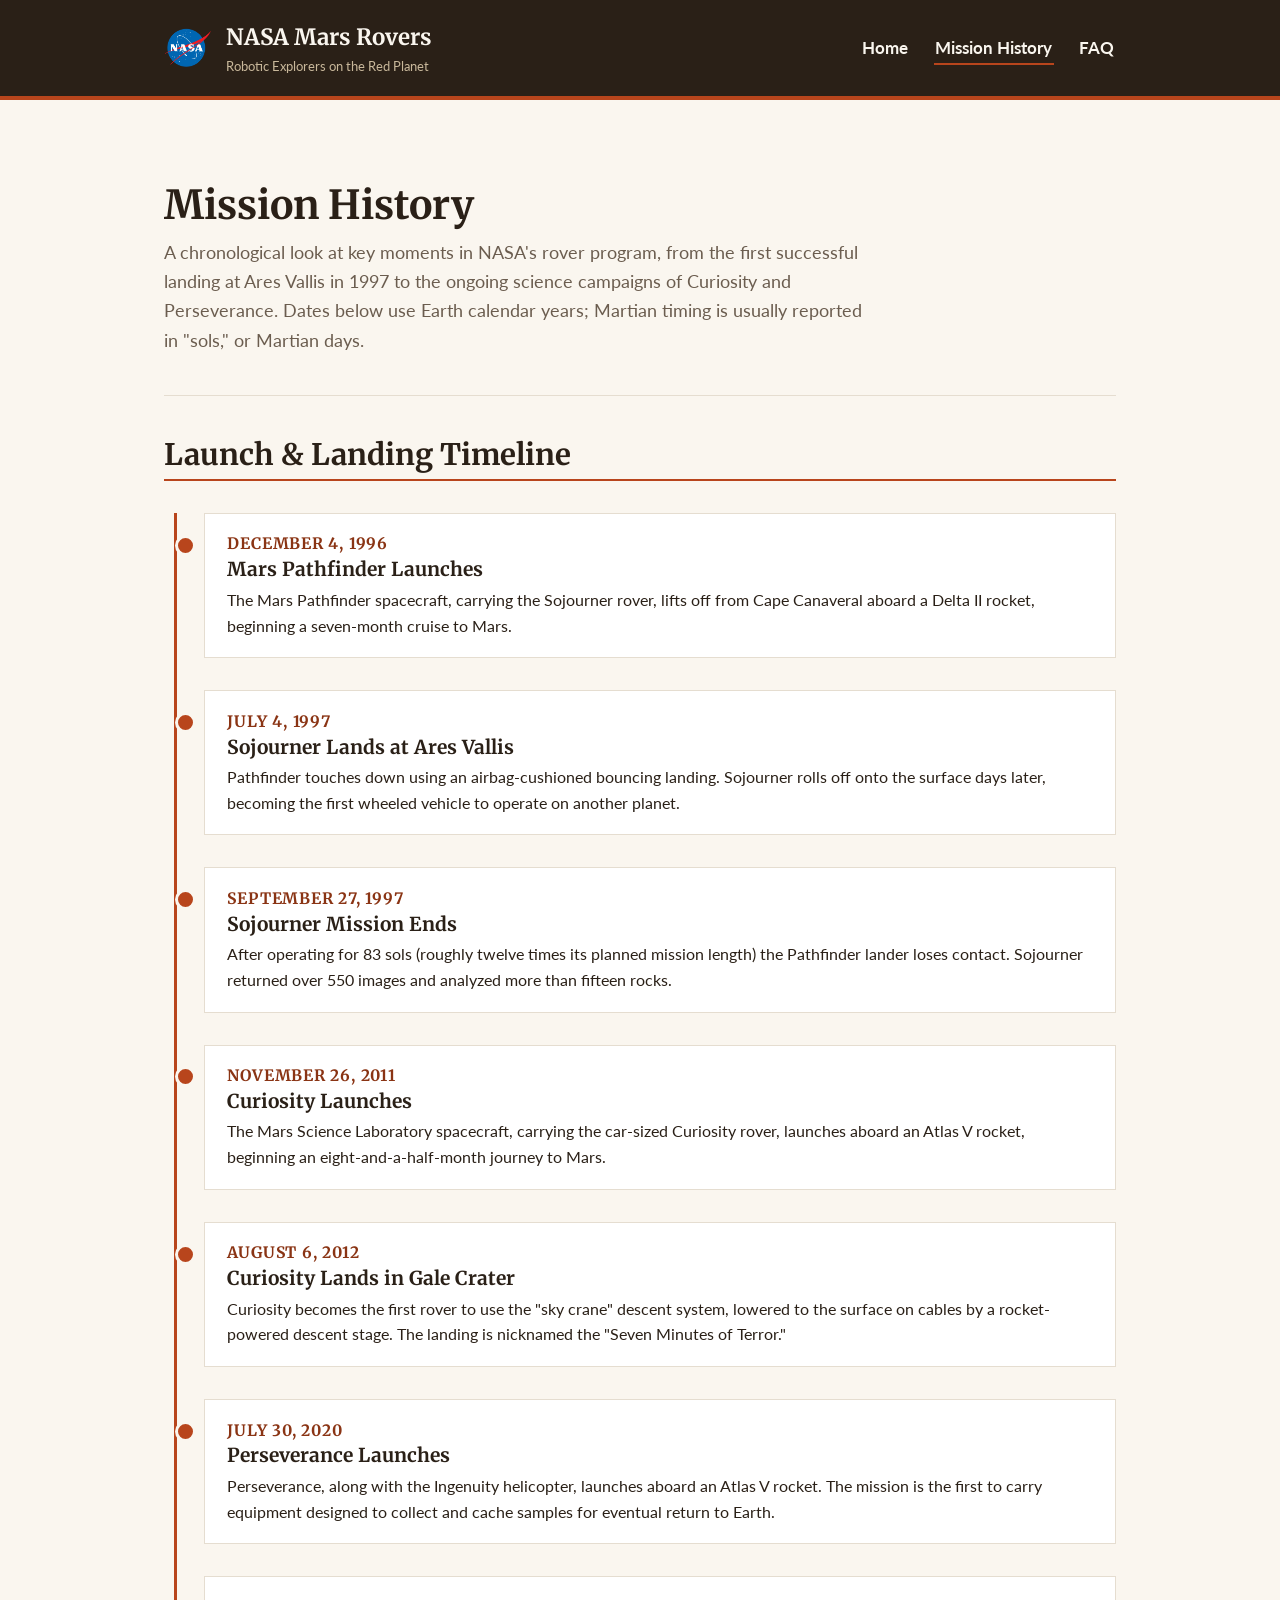
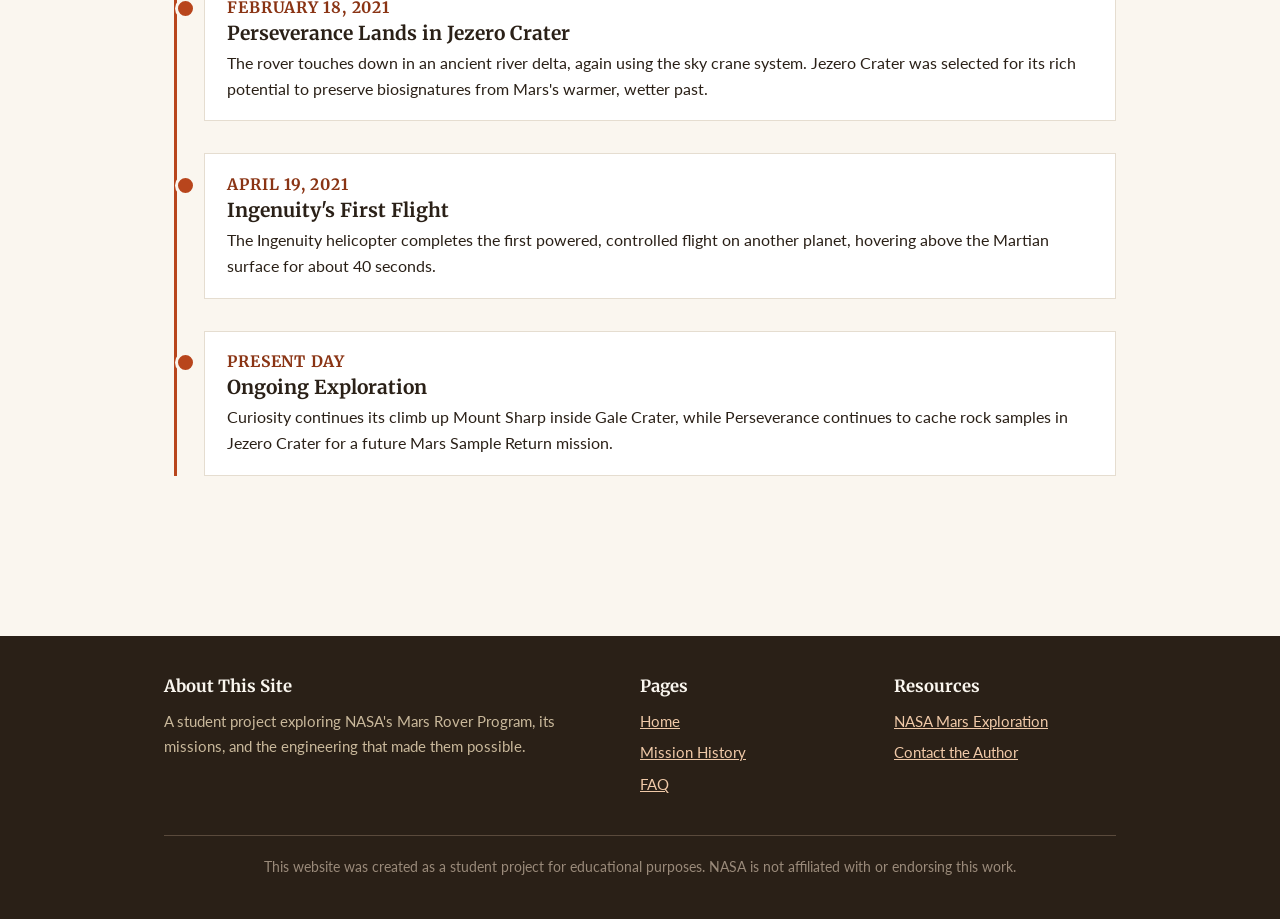
<file: mars-rovers-draft/history.html>
<!DOCTYPE html>
<html lang="en">
<head>
  <meta charset="UTF-8">
  <meta name="viewport" content="width=device-width, initial-scale=1.0">
  <meta name="description" content="A timeline of major launch and landing events from NASA's Mars Rover Program, from Sojourner in 1996 to Perseverance today.">
  <meta name="keywords" content="NASA, Mars, Mars rover timeline, Sojourner, Curiosity, Perseverance, mission history, launch, landing">
  <meta name="robots" content="noindex">
  <title>Mission History — NASA Mars Rovers</title>
  <link rel="preconnect" href="https://fonts.googleapis.com">
  <link rel="preconnect" href="https://fonts.gstatic.com" crossorigin>
  <link rel="stylesheet" href="https://fonts.googleapis.com/css2?family=Merriweather:wght@400;700&family=Lato:wght@400;700&display=swap">
  <link rel="stylesheet" href="assets/css/style.css">
</head>
<body>

  <header class="site-header">
    <div class="container">
      <a href="index.html" class="brand">
        <img src="assets/img/nasa-logo.png" alt="NASA logo" class="brand-logo">
        <span class="brand-text">
          <span class="brand-title">NASA Mars Rovers</span>
          <span class="brand-tagline">Robotic Explorers on the Red Planet</span>
        </span>
      </a>
      <nav class="primary-nav" aria-label="Primary">
        <ul>
          <li><a href="index.html">Home</a></li>
          <li><a href="history.html" class="active" aria-current="page">Mission History</a></li>
          <li><a href="faq.html">FAQ</a></li>
        </ul>
      </nav>
    </div>
  </header>

  <main>
    <div class="container">

      <section class="page-intro" aria-labelledby="intro-heading">
        <h1 id="intro-heading">Mission History</h1>
        <p>A chronological look at key moments in NASA's rover program, from the first successful landing at Ares Vallis in 1997 to the ongoing science campaigns of Curiosity and Perseverance. Dates below use Earth calendar years; Martian timing is usually reported in "sols," or Martian days.</p>
      </section>

      <section aria-labelledby="timeline-heading">
        <h2 id="timeline-heading">Launch &amp; Landing Timeline</h2>

        <ol class="timeline">

          <li class="timeline-event">
            <p class="timeline-date">December 4, 1996</p>
            <h3>Mars Pathfinder Launches</h3>
            <p>The Mars Pathfinder spacecraft, carrying the Sojourner rover, lifts off from Cape Canaveral aboard a Delta II rocket, beginning a seven-month cruise to Mars.</p>
          </li>

          <li class="timeline-event">
            <p class="timeline-date">July 4, 1997</p>
            <h3>Sojourner Lands at Ares Vallis</h3>
            <p>Pathfinder touches down using an airbag-cushioned bouncing landing. Sojourner rolls off onto the surface days later, becoming the first wheeled vehicle to operate on another planet.</p>
          </li>

          <li class="timeline-event">
            <p class="timeline-date">September 27, 1997</p>
            <h3>Sojourner Mission Ends</h3>
            <p>After operating for 83 sols (roughly twelve times its planned mission length) the Pathfinder lander loses contact. Sojourner returned over 550 images and analyzed more than fifteen rocks.</p>
          </li>

          <li class="timeline-event">
            <p class="timeline-date">November 26, 2011</p>
            <h3>Curiosity Launches</h3>
            <p>The Mars Science Laboratory spacecraft, carrying the car-sized Curiosity rover, launches aboard an Atlas V rocket, beginning an eight-and-a-half-month journey to Mars.</p>
          </li>

          <li class="timeline-event">
            <p class="timeline-date">August 6, 2012</p>
            <h3>Curiosity Lands in Gale Crater</h3>
            <p>Curiosity becomes the first rover to use the "sky crane" descent system, lowered to the surface on cables by a rocket-powered descent stage. The landing is nicknamed the "Seven Minutes of Terror."</p>
          </li>

          <li class="timeline-event">
            <p class="timeline-date">July 30, 2020</p>
            <h3>Perseverance Launches</h3>
            <p>Perseverance, along with the Ingenuity helicopter, launches aboard an Atlas V rocket. The mission is the first to carry equipment designed to collect and cache samples for eventual return to Earth.</p>
          </li>

          <li class="timeline-event">
            <p class="timeline-date">February 18, 2021</p>
            <h3>Perseverance Lands in Jezero Crater</h3>
            <p>The rover touches down in an ancient river delta, again using the sky crane system. Jezero Crater was selected for its rich potential to preserve biosignatures from Mars's warmer, wetter past.</p>
          </li>

          <li class="timeline-event">
            <p class="timeline-date">April 19, 2021</p>
            <h3>Ingenuity's First Flight</h3>
            <p>The Ingenuity helicopter completes the first powered, controlled flight on another planet, hovering above the Martian surface for about 40 seconds.</p>
          </li>

          <li class="timeline-event">
            <p class="timeline-date">Present Day</p>
            <h3>Ongoing Exploration</h3>
            <p>Curiosity continues its climb up Mount Sharp inside Gale Crater, while Perseverance continues to cache rock samples in Jezero Crater for a future Mars Sample Return mission.</p>
          </li>

        </ol>
      </section>

    </div>
  </main>

  <footer class="site-footer">
    <div class="container">
      <div class="footer-grid">
        <div>
          <h3>About This Site</h3>
          <p>A student project exploring NASA's Mars Rover Program, its missions, and the engineering that made them possible.</p>
        </div>
        <nav aria-label="Footer">
          <h3>Pages</h3>
          <ul>
            <li><a href="index.html">Home</a></li>
            <li><a href="history.html">Mission History</a></li>
            <li><a href="faq.html">FAQ</a></li>
          </ul>
        </nav>
        <div>
          <h3>Resources</h3>
          <ul>
            <li><a href="https://mars.nasa.gov/" rel="external noopener" target="_blank">NASA Mars Exploration</a></li>
            <li><a href="mailto:hqbutte@ualr.edu">Contact the Author</a></li>
          </ul>
        </div>
      </div>
      <p class="footer-disclaimer">This website was created as a student project for educational purposes. NASA is not affiliated with or endorsing this work.</p>
    </div>
  </footer>

</body>
</html>
</file>
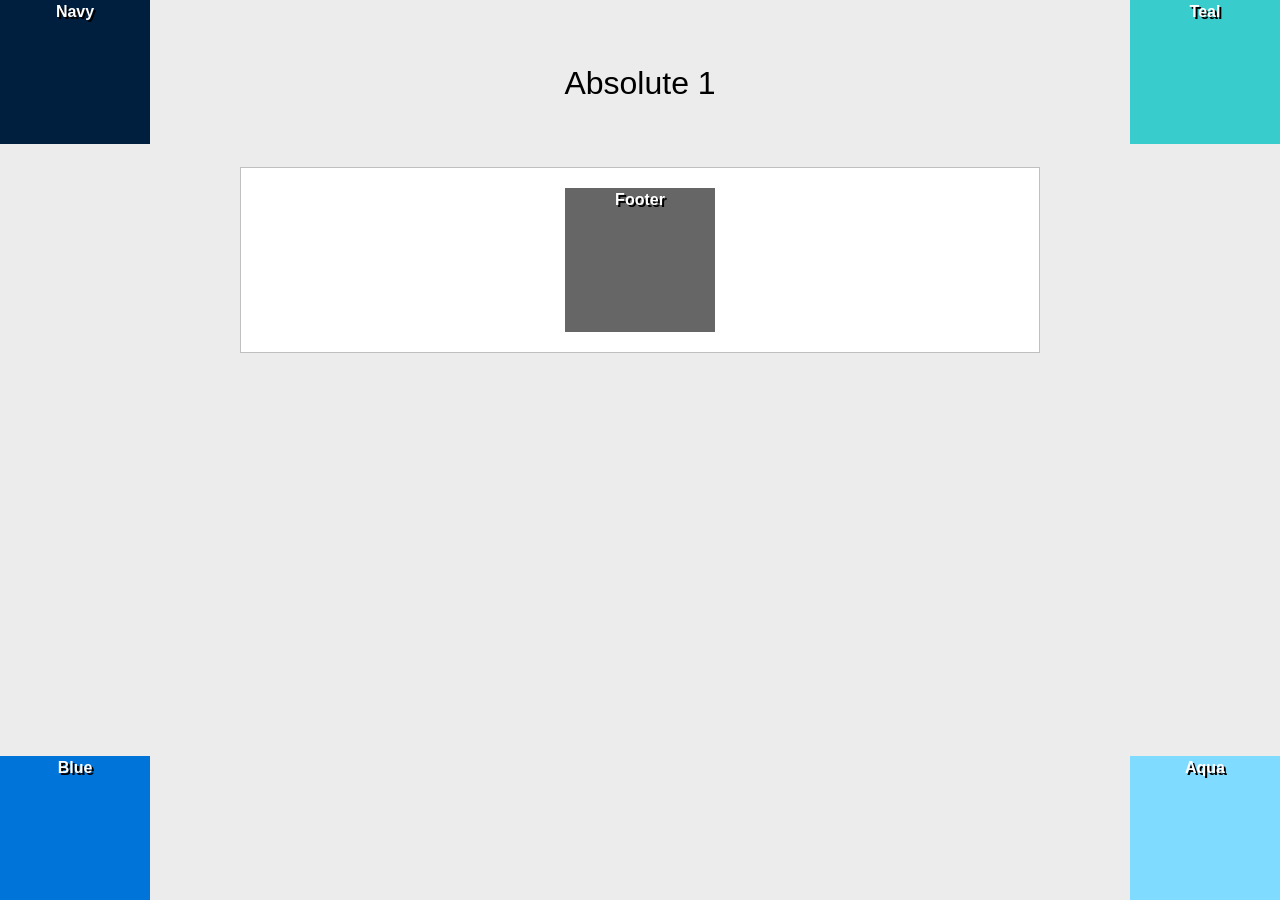
<file: positioning-lab/absolute-1.html>
<!DOCTYPE html>
<html lang="en">

<head>
  <meta charset="UTF-8">
  <meta http-equiv="X-UA-Compatible" content="IE=edge">
  <meta name="viewport" content="width=device-width, initial-scale=1.0">
  <title>Positioning Lab</title>
  <style type="text/css">
    /* ---------------Box Sizing----------------- */
    html {
      box-sizing: border-box;
    }
    *,
    *:before,
    *:after {
      box-sizing: inherit;
    }
    body {
      background-color: #ECECEC;
      font-weight: bold;
      font-family: Tahoma, Geneva, sans-serif;
      color: #FFF;
      text-align: center;
      line-height: 24px;
    }
    #wrapper {
      background-color: #FFF;
      border: 1px solid #c0c0c0;
      width: 800px;
      margin-right: auto;
      margin-left: auto;
      text-shadow: 2px 2px #000;
    }
    
    #navy, #teal, #blue, #aqua 
    {
      position:absolute;
      width:150px; 
      padding-bottom: 120px; 
    }

    #navy {
      top:0;
      left:0;
      background-color: #001f3f;
    }
    #teal {
      top:0;
      right:0; 
      background-color: #39CCCC;
    }
    #blue {
      bottom:0; 
      left:0; 
      background-color: #0074D9;
    }
    #aqua {
      bottom:0; 
      right:0; 
      background-color: #7FDBFF;
    }
    #footer {
      width:150px; 
      margin: 20px 324px; 
      padding-bottom:120px; 
      background-color: #666;
    }
    h1 {
      color: #000;
      font-weight: normal;
      padding: 50px;
    }
  </style>
</head>
<body>
  <h1> Absolute 1</h1>
  <section id="wrapper">
    <div id="navy">Navy</div>
    <div id="teal">Teal</div>
    <div id="blue">Blue</div>
    <div id="aqua">Aqua</div>
    <div id="footer">Footer</div>
  </section>
</body>

</html>
</file>
<file: mars-rovers-draft/assets/css/style.css>
/* Mars Rovers Stylesheet */
/* I tried to use rem and frs (relative units) frequently */

/* Reset */
* {
  margin: 0;
  padding: 0;
  box-sizing: border-box;
}

/* Base */
html {
  scroll-behavior: smooth;
}

body {
  font-family: "Lato", Arial, sans-serif;
  font-size: 17px;
  line-height: 1.65;
  color: #2a2017;
  background-color: #faf6ef;
}

img {
  max-width: 100%;
  height: auto;
  display: block;
}

a {
  color: #b8451c;
  text-decoration: underline;
}

a:hover,
a:focus {
  color: #8a3414;
}

/* Focus styles for keyboard accessibility */
a:focus,
button:focus,
summary:focus {
  outline: 3px solid #b8451c;
  outline-offset: 2px;
}

/* Typography */
h1, h2, h3, h4 {
  font-family: "Merriweather", Georgia, serif;
  font-weight: 700;
  line-height: 1.25;
  color: #2a2017;
}

h1 {
  font-size: 2.5rem;
  margin-bottom: 0.5rem;
}

h2 {
  font-size: 1.85rem;
  margin-bottom: 1rem;
  border-bottom: 2px solid #b8451c;
  padding-bottom: 0.4rem;
}

h3 {
  font-size: 1.35rem;
  margin-bottom: 0.6rem;
  color: #8a3414;
}

h4 {
  font-size: 1.05rem;
  margin-bottom: 0.4rem;
}

p {
  margin-bottom: 1rem;
}

/* Layout */
.container {
  max-width: 1000px;
  margin: 0 auto;
  padding: 0 1.5rem;
}

main {
  padding: 2.5rem 0 4rem;
}

section {
  margin-bottom: 3rem;
}

/* Header & Navigation */
.site-header {
  background-color: #2a2017;
  color: #faf6ef;
  padding: 1.2rem 0;
  border-bottom: 4px solid #b8451c;
}

.site-header .container {
  display: flex;
  flex-wrap: wrap;
  align-items: center;
  justify-content: space-between;
  gap: 1rem;
}

.brand {
  color: #faf6ef;
  text-decoration: none;
  font-family: "Merriweather", Georgia, serif;
  display: flex;
  align-items: center;
  gap: 0.9rem;
}

.brand-logo {
  width: 48px;
  height: 48px;
  flex-shrink: 0;
}

.brand-text {
  display: flex;
  flex-direction: column;
}

.brand-title {
  font-size: 1.4rem;
  font-weight: 700;
  display: block;
}

.brand-tagline {
  font-size: 0.8rem;
  color: #c9b89b;
  font-family: "Lato", Arial, sans-serif;
  display: block;
}

.primary-nav ul {
  list-style: none;
  display: flex;
  gap: 1.5rem;
}

.primary-nav a {
  color: #faf6ef;
  text-decoration: none;
  font-weight: 700;
  padding: 0.3rem 0.1rem;
  border-bottom: 2px solid transparent;
}

.primary-nav a:hover,
.primary-nav a:focus,
.primary-nav a.active {
  color: #faf6ef;
  border-bottom-color: #b8451c;
}

/* Hero, page intro */
.hero {
  text-align: center;
  padding: 3rem 0 2rem;
  border-bottom: 1px solid #e5ddd0;
  margin-bottom: 2.5rem;
}

.hero .tagline {
  font-size: 1.15rem;
  color: #6b5d4f;
  font-style: italic;
  margin-bottom: 1.5rem;
}

.hero-image {
  margin: 2rem auto 0;
  border: 1px solid #e5ddd0;
  max-height: 450px;
  width: auto;
  max-width: 100%;
  object-fit: cover;
}

.page-intro {
  padding: 2.5rem 0 1.5rem;
  border-bottom: 1px solid #e5ddd0;
  margin-bottom: 2.5rem;
}

.page-intro p {
  font-size: 1.1rem;
  color: #6b5d4f;
  max-width: 700px;
}

/* Rover cards */
.rover {
  background-color: #ffffff;
  border: 1px solid #e5ddd0;
  border-left: 5px solid #b8451c;
  padding: 1.75rem;
  margin-bottom: 2rem;
}

.rover-header {
  margin-bottom: 1.25rem;
}

.rover-meta {
  font-size: 0.9rem;
  color: #6b5d4f;
  font-weight: 700;
  letter-spacing: 0.05em;
  text-transform: uppercase;
}

.rover-image {
  margin: 1rem auto 1.25rem;
  border: 1px solid #e5ddd0;
  max-height: 400px;
  width: auto;
  max-width: 100%;
  object-fit: cover;
}

.rover-details {
  display: grid;
  grid-template-columns: 1fr 1fr;
  gap: 1.25rem 2rem;
  margin-top: 1.25rem;
}

.rover-details h4 {
  color: #b8451c;
  border-bottom: 1px solid #e5ddd0;
  padding-bottom: 0.3rem;
}

.rover-details p {
  margin-bottom: 0;
  font-size: 0.98rem;
}

/* Comparison table */
.comparison-table {
  width: 100%;
  border-collapse: collapse;
  background-color: #ffffff;
  border: 1px solid #e5ddd0;
  margin-top: 1rem;
}

.comparison-table caption {
  font-family: "Merriweather", Georgia, serif;
  font-weight: 700;
  font-size: 1rem;
  padding: 0.6rem;
  text-align: left;
  color: #6b5d4f;
  caption-side: bottom;
}

.comparison-table th,
.comparison-table td {
  padding: 0.85rem 1rem;
  text-align: left;
  border-bottom: 1px solid #e5ddd0;
}

.comparison-table thead th {
  background-color: #2a2017;
  color: #faf6ef;
  font-family: "Merriweather", Georgia, serif;
}

.comparison-table tbody th {
  background-color: #faf6ef;
  color: #2a2017;
  font-weight: 700;
}

.comparison-table tbody tr:last-child th,
.comparison-table tbody tr:last-child td {
  border-bottom: none;
}

/* Timeline */
.timeline {
  list-style: none;
  position: relative;
  padding-left: 2.5rem;
  margin-top: 2rem;
}

.timeline::before {
  content: "";
  position: absolute;
  left: 10px;
  top: 0;
  bottom: 0;
  width: 3px;
  background-color: #b8451c;
}

.timeline-event {
  position: relative;
  margin-bottom: 2rem;
  background-color: #ffffff;
  border: 1px solid #e5ddd0;
  padding: 1.1rem 1.4rem;
}

.timeline-event::before {
  content: "";
  position: absolute;
  left: -1.9rem;
  top: 1.3rem;
  width: 15px;
  height: 15px;
  background-color: #b8451c;
  border: 3px solid #faf6ef;
  border-radius: 50%;
}

.timeline-date {
  font-family: "Merriweather", Georgia, serif;
  font-weight: 700;
  color: #8a3414;
  font-size: 0.95rem;
  text-transform: uppercase;
  letter-spacing: 0.05em;
  margin-bottom: 0.3rem;
}

.timeline-event h3 {
  margin-bottom: 0.4rem;
  color: #2a2017;
  font-size: 1.2rem;
}

.timeline-event p {
  margin-bottom: 0;
  font-size: 0.98rem;
}

/* FAQ */
.faq-group {
  margin-bottom: 2rem;
}

.faq-group h2 {
  font-size: 1.4rem;
}

.faq-item {
  background-color: #ffffff;
  border: 1px solid #e5ddd0;
  border-left: 4px solid #b8451c;
  margin-bottom: 0.85rem;
}

.faq-item summary {
  padding: 1rem 1.25rem;
  cursor: pointer;
  font-family: "Merriweather", Georgia, serif;
  font-weight: 700;
  font-size: 1.05rem;
  color: #2a2017;
  list-style: none;
  position: relative;
  padding-right: 2.5rem;
}

.faq-item summary::-webkit-details-marker {
  display: none;
}

.faq-item summary::after {
  content: "+";
  position: absolute;
  right: 1.25rem;
  top: 50%;
  transform: translateY(-50%);
  font-size: 1.5rem;
  color: #b8451c;
  font-weight: 400;
}

.faq-item[open] summary::after {
  content: "−";
}

.faq-item summary:hover {
  background-color: #faf6ef;
}

.faq-answer {
  padding: 0 1.25rem 1.1rem;
  color: #2a2017;
}

.faq-answer p {
  margin-bottom: 0;
}

/* Footer */
.site-footer {
  background-color: #2a2017;
  color: #c9b89b;
  padding: 2.5rem 0 1.5rem;
  margin-top: 3rem;
  font-size: 0.95rem;
}

.site-footer a {
  color: #f0c9a8;
}

.site-footer a:hover,
.site-footer a:focus {
  color: #ffffff;
}

.footer-grid {
  display: grid;
  grid-template-columns: 2fr 1fr 1fr;
  gap: 2rem;
  margin-bottom: 2rem;
}

.footer-grid h3 {
  color: #faf6ef;
  font-size: 1.05rem;
  margin-bottom: 0.75rem;
}

.footer-grid ul {
  list-style: none;
}

.footer-grid li {
  margin-bottom: 0.4rem;
}

.footer-disclaimer {
  border-top: 1px solid #5a4a3c;
  padding-top: 1.25rem;
  font-size: 0.85rem;
  color: #9a8a7a;
  text-align: center;
}

/* Responsive — tablet/phone */
@media (max-width: 700px) {
  body {
    font-size: 16px;
  }

  h1 {
    font-size: 1.9rem;
  }

  h2 {
    font-size: 1.5rem;
  }

  .site-header .container {
    flex-direction: column;
    align-items: flex-start;
  }

  .primary-nav ul {
    flex-wrap: wrap;
    gap: 1rem;
  }

  .rover-details {
    grid-template-columns: 1fr;
  }

  .footer-grid {
    grid-template-columns: 1fr;
    gap: 1.5rem;
  }

  .comparison-table {
    font-size: 0.9rem;
  }

  .comparison-table th,
  .comparison-table td {
    padding: 0.6rem 0.5rem;
  }

  .timeline {
    padding-left: 2rem;
  }

  .timeline-event::before {
    left: -1.6rem;
  }
}
</file>
